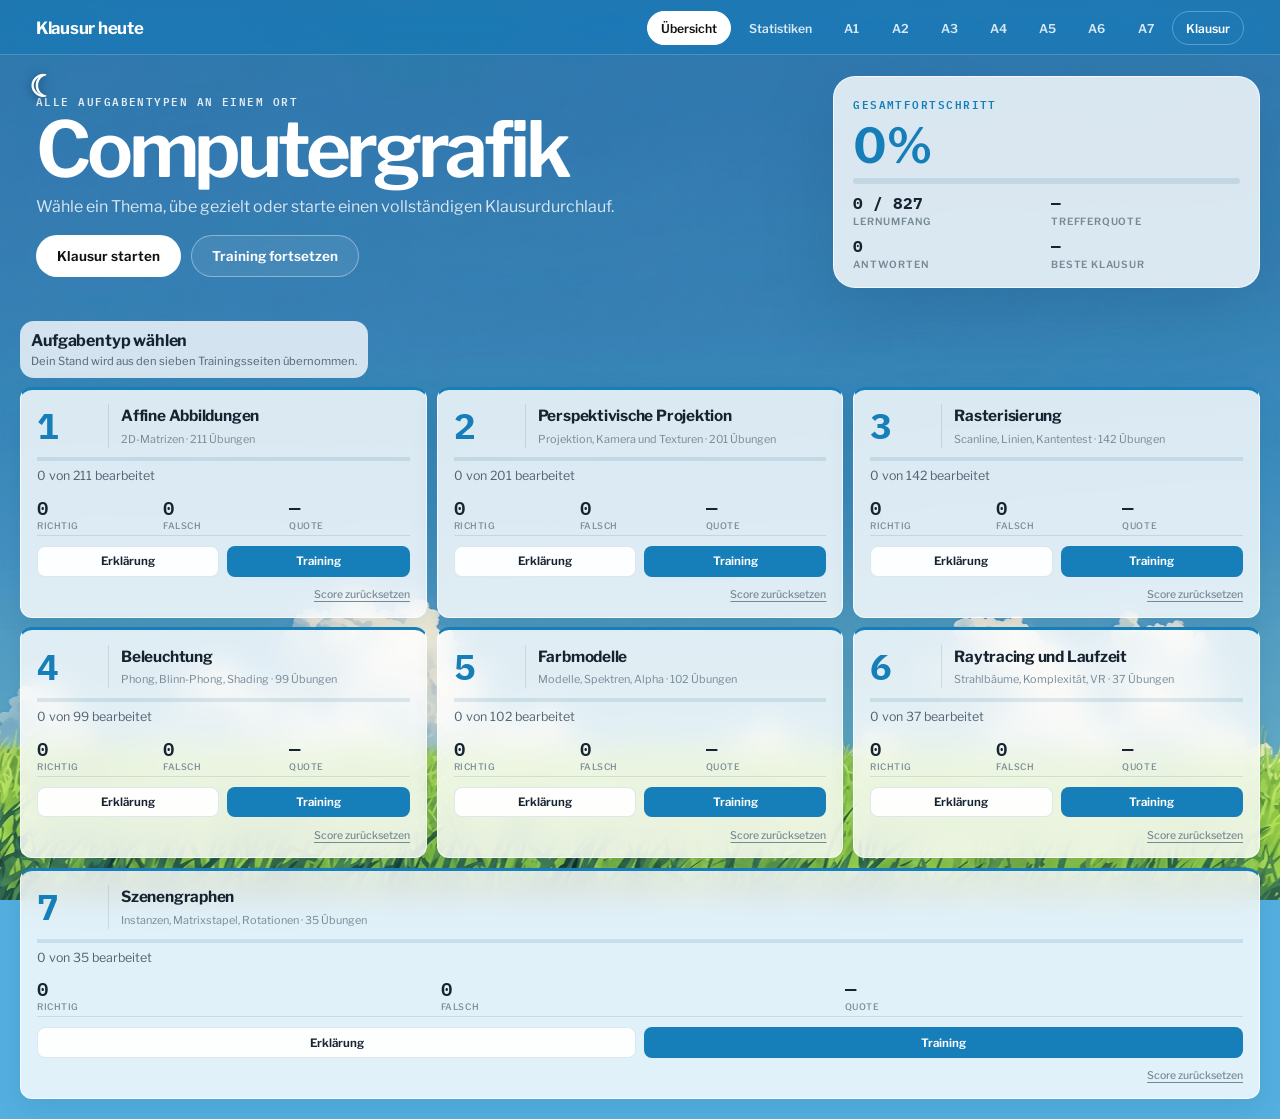
<file: index.html>
<!doctype html>
<html lang="de">
<head>
<meta charset="utf-8">
<meta name="viewport" content="width=device-width, initial-scale=1">
<title>Computergrafik Lernportal</title>
<meta name="description" content="Erklärungen, Training und Klausurmodus für die Computergrafik-Klausur.">
<link rel="preconnect" href="https://fonts.googleapis.com">
<link rel="preconnect" href="https://fonts.gstatic.com" crossorigin>
<link rel="stylesheet" href="https://fonts.googleapis.com/css2?family=Libre+Franklin:wght@500;600;700;800&family=Source+Serif+4:opsz,wght@8..60,400;8..60,600&family=IBM+Plex+Mono:wght@400;500;600&display=swap">
<style>
  :root {
    --paper:#f7f8fb; --surface:#fff; --ink:#16203a; --ink-2:#56617a; --ink-3:#8490a8;
    --blue:#1e3fae; --blue-2:#3157d5; --blue-soft:#e8ecfa; --rule:#e1e5ed;
    --good:#16894c; --good-soft:#e7f5ed; --red:#c7362b; --red-soft:#fbeceb;
    --amber:#b8791c; --shadow:0 14px 40px rgba(22,32,58,.08);
  }
  @media (prefers-color-scheme: dark) {
    :root { --paper:#0f131b; --surface:#171c27; --ink:#e8ecf4; --ink-2:#a7b1c5;
      --ink-3:#737e95; --blue:#8aa4ff; --blue-2:#a7b8ff; --blue-soft:#1b2440;
      --rule:#293141; --good:#54d28e; --good-soft:#142d23; --red:#ff8e7e;
      --red-soft:#3a1c1c; --amber:#e0a93b; --shadow:0 18px 50px rgba(0,0,0,.28); }
  }
  * { box-sizing:border-box; }
  [hidden] { display:none !important; }
  html { scroll-behavior:smooth; }
  html, body { overflow-x:hidden; width:100%; max-width:100vw; }
  body { margin:0; background:var(--paper); color:var(--ink); font-family:"Source Serif 4",Georgia,serif;
    font-size:17px; line-height:1.55; -webkit-font-smoothing:antialiased; }
  button { font:inherit; }
  .mono { font-family:"IBM Plex Mono",ui-monospace,monospace; }

  .topbar { position:sticky; top:0; z-index:50; width:100%; max-width:100vw; background:color-mix(in srgb,var(--paper) 94%,transparent);
    backdrop-filter:blur(14px); -webkit-backdrop-filter:blur(14px); border-bottom:1px solid var(--rule); }
  .toprow { max-width:78rem; margin:0 auto; padding:.7rem 1.25rem .55rem; display:flex; align-items:center; gap:1rem; width:100%; box-sizing:border-box; }
  .brand { display:flex; align-items:center; gap:.7rem; min-width:max-content; }
  .brandtext { display:block; line-height:1; }
  .brandtext span { color:var(--ink-3); font:700 1.05rem "Libre Franklin",Arial,sans-serif; letter-spacing:-.015em; white-space:nowrap; }
  .navscroll { overflow-x:auto; -webkit-overflow-scrolling:touch; scrollbar-width:none; margin-left:auto; max-width:100%; }
  .navscroll::-webkit-scrollbar { display:none; }
  .nav { display:flex; gap:.25rem; min-width:max-content; }
  .nav button { border:1px solid transparent; background:transparent; color:var(--ink-2); border-radius:6px;
    padding:.48rem .68rem; cursor:pointer; font:600 .76rem "Libre Franklin",Arial,sans-serif; white-space:nowrap; touch-action:manipulation; }
  .nav button:hover { background:var(--blue-soft); color:var(--blue); }
  .nav button[aria-current="page"] { color:var(--blue); border-color:color-mix(in srgb,var(--blue) 35%,var(--rule)); background:var(--blue-soft); }
  .nav .examnav { color:var(--amber); }
  .floating-controls { position:fixed; top:3.75rem; left:1rem; z-index:45; display:flex; align-items:center; gap:.3rem; }
  .floating-control { width:3.3rem; height:3.3rem; display:grid; place-items:center; padding:0; border:0;
    color:#fff; background:transparent; cursor:pointer; font:700 1.86rem/1 "Libre Franklin",Arial,sans-serif;
    text-shadow:0 2px 10px rgba(7,37,57,.55); transition:transform .15s,color .15s; touch-action:manipulation; }
  .floating-control:hover { color:#e2f5ff; transform:scale(1.12); }
  .floating-control:focus-visible { border-radius:999px; }

  main { max-width:78rem; margin:0 auto; padding:2rem 1.25rem 4rem; }
  .eyebrow { color:var(--blue); font:600 .7rem "IBM Plex Mono",monospace; letter-spacing:.13em; text-transform:uppercase; }
  h1,h2,h3 { font-family:"Libre Franklin",Arial,sans-serif; }
  h1 { margin:.25rem 0 .65rem; font-size:clamp(2rem,5vw,3.25rem); line-height:1.04; letter-spacing:-.035em; }
  h2 { margin:0; font-size:1.2rem; letter-spacing:-.01em; }
  h3 { margin:0; font-size:1rem; }
  p { margin:0; }
  .muted { color:var(--ink-2); }
  .small { font-size:.86rem; }
  .btn { border:1px solid transparent; border-radius:5px; padding:.62rem 1rem; cursor:pointer;
    font:650 .84rem "Libre Franklin",Arial,sans-serif; }
  .btn.primary { background:var(--blue); color:#fff; }
  .btn.primary:hover { background:var(--blue-2); }
  .btn.secondary { background:var(--surface); color:var(--ink); border-color:var(--rule); }
  .btn.secondary:hover { border-color:var(--blue); color:var(--blue); }
  .btn.danger { background:transparent; color:var(--red); border-color:var(--rule); }
  :focus-visible { outline:2px solid var(--blue); outline-offset:2px; }

  .intro { display:grid; grid-template-columns:minmax(0,1.45fr) minmax(17rem,.55fr); gap:1.25rem; align-items:stretch; }
  .introcopy { background:var(--surface); border:1px solid var(--rule); border-radius:10px; padding:1.65rem 1.75rem;
    box-shadow:var(--shadow); display:flex; flex-direction:column; justify-content:center; }
  .introcopy p { max-width:45rem; color:var(--ink-2); font-size:1.04rem; }
  .introactions { display:flex; gap:.6rem; flex-wrap:wrap; margin-top:1.25rem; }
  .overall { border:1px solid color-mix(in srgb,var(--blue) 28%,var(--rule)); border-radius:10px; padding:1.25rem;
    background:linear-gradient(145deg,var(--blue-soft),var(--surface)); display:flex; flex-direction:column; gap:.9rem; }
  .overallnum { font:800 clamp(2.4rem,7vw,4rem) "Libre Franklin",Arial,sans-serif; line-height:1; color:var(--blue); }
  .overallrow { display:grid; grid-template-columns:1fr 1fr; gap:.6rem; }
  .metric { display:flex; flex-direction:column; gap:.1rem; }
  .metric strong { font:650 1rem "IBM Plex Mono",monospace; }
  .metric span { color:var(--ink-3); font:600 .62rem "Libre Franklin",Arial,sans-serif; letter-spacing:.08em; text-transform:uppercase; }

  .sectionhead { margin:2rem 0 .9rem; display:flex; align-items:end; justify-content:space-between; gap:1rem; }
  .cards { display:grid; grid-template-columns:repeat(3,minmax(0,1fr)); gap:.85rem; }
  @media (min-width: 52rem) { .cards > :last-child:nth-child(3n+1) { grid-column:1 / -1; } }
  .topiccard { background:var(--surface); border:1px solid var(--rule); border-radius:8px; padding:1rem;
    display:flex; flex-direction:column; gap:.8rem; min-height:13rem; transition:transform .15s,border-color .15s,box-shadow .15s; }
  .topiccard:hover { transform:translateY(-2px); border-color:color-mix(in srgb,var(--blue) 40%,var(--rule)); box-shadow:var(--shadow); }
  .cardtop { display:flex; align-items:flex-start; gap:.7rem; }
  .tasknum { width:2rem; height:2rem; flex:0 0 auto; display:grid; place-items:center; border-radius:6px;
    color:var(--blue); background:var(--blue-soft); font:700 .8rem "IBM Plex Mono",monospace; }
  .cardtitle p { color:var(--ink-3); font-size:.76rem; margin-top:.12rem; }
  .bar { height:6px; background:var(--rule); border-radius:99px; overflow:hidden; }
  .bar > i { display:block; height:100%; width:0; border-radius:inherit; background:var(--blue); transition:width .35s ease; }
  .cardstats { display:grid; grid-template-columns:repeat(3,1fr); gap:.35rem; }
  .cardstats div { display:flex; flex-direction:column; }
  .cardstats strong { font:600 .88rem "IBM Plex Mono",monospace; }
  .cardstats span { color:var(--ink-3); font:500 .58rem "Libre Franklin",Arial,sans-serif; text-transform:uppercase; letter-spacing:.06em; }
  .cardactions { display:flex; gap:.4rem; margin-top:auto; }
  .cardactions .btn { padding:.45rem .65rem; font-size:.74rem; flex:1; }
  .cardreset { display:flex; justify-content:flex-end; margin-top:-.35rem; }
  .reset-topic { border:0; background:transparent; color:var(--ink-3); padding:.2rem 0; cursor:pointer;
    font:500 .68rem "Libre Franklin",Arial,sans-serif; text-decoration:underline; text-underline-offset:3px; }
  .reset-topic:hover { color:var(--red); }

  .statshero { padding:1.7rem; border-radius:20px; color:#fff; background:rgba(20,112,166,.42);
    border:0; backdrop-filter:blur(14px); box-shadow:var(--shadow); }
  .statshero h1 { margin:.3rem 0 .45rem; font-size:clamp(2rem,5vw,3.5rem); }
  .statshero p { max-width:48rem; color:rgba(255,255,255,.84); }
  .statsfacts { display:grid; grid-template-columns:repeat(5,1fr); margin-top:1.25rem; overflow:hidden;
    border:1px solid rgba(255,255,255,.25); border-radius:13px; background:rgba(13,76,113,.22); }
  .statsfact { padding:.8rem 1rem; border-right:1px solid rgba(255,255,255,.2); }
  .statsfact:last-child { border-right:0; }
  .statsfact span { display:block; color:rgba(255,255,255,.7); font:600 .58rem "Libre Franklin",Arial,sans-serif;
    letter-spacing:.09em; text-transform:uppercase; }
  .statsfact strong { display:block; margin-top:.2rem; font:700 1rem "IBM Plex Mono",monospace; }
  .statsgrid { display:grid; grid-template-columns:minmax(0,1.2fr) minmax(18rem,.8fr); gap:.8rem; margin-top:.8rem; }
  .statpanel { padding:1.05rem 1.15rem; border:1px solid rgba(255,255,255,.72); border-radius:18px;
    background:rgba(255,255,255,.82); backdrop-filter:blur(14px); box-shadow:var(--shadow); }
  .statpanel h2 { margin-bottom:.25rem; }
  .statpanel > p { margin-bottom:.85rem; }
  .freqlist { display:flex; flex-direction:column; gap:.57rem; }
  .freqrow { display:grid; grid-template-columns:minmax(9rem,1.2fr) minmax(8rem,1fr) 4.2rem; gap:.7rem; align-items:center; }
  .freqlabel strong { display:block; font-size:.79rem; }
  .freqlabel span { display:block; margin-top:.08rem; color:var(--ink-3); font-size:.62rem; }
  .freqbar { height:9px; overflow:hidden; border-radius:99px; background:rgba(21,88,124,.12); }
  .freqbar i { display:block; height:100%; border-radius:inherit; background:linear-gradient(90deg,var(--blue),#55b7dc); }
  .freqvalue { text-align:right; color:var(--blue-2); font:700 .72rem "IBM Plex Mono",monospace; }
  .personalstats { display:grid; grid-template-columns:repeat(2,1fr); gap:.55rem; margin-top:.75rem; }
  .personalmetric { padding:.75rem; border-radius:12px; background:var(--blue-soft); }
  .personalmetric strong { display:block; color:var(--blue); font:750 1.35rem "Libre Franklin",Arial,sans-serif; }
  .personalmetric span { color:var(--ink-3); font-size:.62rem; text-transform:uppercase; letter-spacing:.06em; }
  .insightlist { display:flex; flex-direction:column; gap:.55rem; margin-top:.8rem; }
  .insight { padding:.62rem .7rem; border-left:3px solid var(--blue); border-radius:0 9px 9px 0; background:var(--blue-soft); font-size:.76rem; }
  .historypanel { margin-top:.8rem; }
  .statstablewrap { overflow-x:auto; }
  .statstable { width:100%; border-collapse:collapse; margin-top:.65rem; font-size:.78rem; }
  .statstable th,.statstable td { padding:.58rem .65rem; border-bottom:1px solid var(--rule); text-align:center; }
  .statstable th { color:var(--ink-3); font-size:.62rem; letter-spacing:.07em; text-transform:uppercase; }
  .statstable th:first-child,.statstable td:first-child { text-align:left; }
  .statstable td:first-child { font-weight:650; }
  .statstable .always td:first-child::after { content:"5/5"; display:inline-block; margin-left:.45rem; padding:.12rem .35rem;
    border-radius:99px; color:var(--good); background:var(--good-soft); font:650 .55rem "IBM Plex Mono",monospace; }
  .statstable .miss { color:var(--ink-3); }

  .viewhead { display:flex; align-items:center; justify-content:space-between; gap:1rem; margin-bottom:1rem; }
  .viewtitle { display:flex; align-items:center; gap:.75rem; }
  .viewtitle .tasknum { width:2.35rem; height:2.35rem; }
  .viewactions { display:flex; gap:.45rem; }
  .lessonframe { width:100%; height:calc(100vh - 10.5rem); min-height:38rem; border:1px solid var(--rule);
    border-radius:8px; background:var(--surface); box-shadow:var(--shadow); }

  .examstart { max-width:58rem; margin:1rem auto 0; display:grid; grid-template-columns:1fr 16rem; gap:1rem; }
  .exampanel { background:var(--surface); border:1px solid var(--rule); border-radius:9px; padding:1.4rem; }
  .examstart h1 { font-size:2.3rem; }
  .examfacts { display:flex; flex-direction:column; gap:.65rem; }
  .examfact { display:flex; justify-content:space-between; gap:1rem; padding-bottom:.6rem; border-bottom:1px solid var(--rule); }
  .examfact:last-child { border-bottom:0; padding-bottom:0; }
  .examfact span { color:var(--ink-2); }
  .examfact strong { font:600 .85rem "IBM Plex Mono",monospace; }
  .examtopics { display:grid; grid-template-columns:repeat(2,1fr); gap:.45rem; margin:1rem 0 1.2rem; }
  .examtopics span { padding:.45rem .55rem; border-radius:4px; background:var(--paper); font-size:.83rem; }

  .examtop { display:grid; grid-template-columns:auto 1fr auto; gap:1rem; align-items:center; margin-bottom:.8rem; }
  .timer { font:700 1.15rem "IBM Plex Mono",monospace; color:var(--blue); }
  .timer.low { color:var(--red); }
  .examsteps { display:grid; grid-template-columns:repeat(6,1fr); gap:.3rem; }
  .examstep { height:5px; background:var(--rule); border-radius:99px; }
  .examstep.current { background:var(--blue); }
  .examstep.right { background:var(--good); }
  .examstep.wrong { background:var(--red); }
  .examlabel { font:600 .72rem "IBM Plex Mono",monospace; color:var(--ink-2); white-space:nowrap; }
  .examframe { width:100%; height:calc(100vh - 15.5rem); min-height:31rem; border:1px solid var(--rule);
    border-radius:8px; background:var(--surface); }
  .examfooter { display:flex; align-items:center; justify-content:space-between; gap:1rem; margin-top:.75rem;
    padding:.75rem 1rem; background:var(--surface); border:1px solid var(--rule); border-radius:7px; }
  .examfeedback { font:600 .86rem "Libre Franklin",Arial,sans-serif; }
  .examfeedback.right { color:var(--good); }
  .examfeedback.wrong { color:var(--red); }
  .resultgrid { display:grid; grid-template-columns:repeat(6,1fr); gap:.55rem; margin:1.2rem 0; }
  .resultitem { border:1px solid var(--rule); border-radius:6px; padding:.7rem .5rem; text-align:center; }
  .resultitem strong { display:block; font:700 .88rem "IBM Plex Mono",monospace; }
  .resultitem span { font-size:.71rem; color:var(--ink-3); }
  .resultitem.right { border-color:var(--good); background:var(--good-soft); }
  .resultitem.wrong { border-color:var(--red); background:var(--red-soft); }
  .empty { color:var(--ink-3); font-size:.85rem; }
  .probes { position:absolute; width:0; height:0; overflow:hidden; pointer-events:none; }
  .probes iframe { width:1px; height:1px; border:0; }

  @media (max-width:58rem) {
    .intro { grid-template-columns:1fr; }
    .examstart { grid-template-columns:1fr; }
    .statsgrid { grid-template-columns:1fr; }
  }

  /* Himmel-Design, inspiriert von der bereitgestellten Referenz */
  :root {
    color-scheme:light;
    --paper:#eaf7fd; --surface:rgba(255,255,255,.94); --ink:#172331; --ink-2:#536372;
    --ink-3:#788996; --blue:#167eb8; --blue-2:#0d6fa9; --blue-soft:#e4f4fc;
    --rule:rgba(26,92,126,.14); --good:#238f57; --good-soft:#e9f7ef;
    --red:#c94a3c; --red-soft:#fdecea; --amber:#a96a17;
    --shadow:0 22px 60px rgba(18,72,101,.16);
  }
  body {
    min-height:100vh;
    background-color:#54afe0;
    background-image:linear-gradient(rgba(17,116,174,.08),rgba(29,133,188,.02)),url("assets/background.jpg");
    background-position:center bottom;
    background-size:cover;
    background-repeat:no-repeat;
    background-attachment:fixed;
    font-family:"Libre Franklin",Arial,sans-serif;
  }
  .topbar {
    background:rgba(22,118,174,.46);
    border-bottom-color:rgba(255,255,255,.2);
    backdrop-filter:blur(18px) saturate(120%);
  }
  .brandtext span { color:#fff; }
  .nav button { color:rgba(255,255,255,.84); border-radius:999px; padding:.52rem .82rem; }
  .nav button:hover { color:#fff; background:rgba(255,255,255,.14); }
  .nav button[aria-current="page"] { color:#111; background:#fff; border-color:#fff; }
  .nav .examnav { color:#fff; border-color:rgba(255,255,255,.28); }
  main { padding-top:0; }
  .intro { grid-template-columns:1fr; gap:1rem; }
  .introcopy {
    min-height:29rem;
    align-items:center;
    text-align:center;
    padding:5.5rem 1.5rem 3.4rem;
    color:#fff;
    background:transparent;
    border:0;
    box-shadow:none;
  }
  .introcopy .eyebrow { color:rgba(255,255,255,.86); }
  .introcopy h1 { max-width:55rem; color:#fff; font-size:clamp(3rem,7vw,5.6rem); font-weight:650; letter-spacing:-.055em; }
  .introcopy p { color:rgba(255,255,255,.82); max-width:42rem; font-size:1.08rem; }
  .introcopy .btn.primary { background:#fff; color:#111; border-radius:999px; padding:.75rem 1.25rem; }
  .introcopy .btn.primary:hover { background:#eef8fd; }
  .introcopy .btn.secondary { color:#fff; background:rgba(255,255,255,.08); border-color:rgba(255,255,255,.38); border-radius:999px; padding:.75rem 1.25rem; }
  .introcopy .btn.secondary:hover { background:rgba(255,255,255,.16); border-color:#fff; }
  .overall {
    width:min(100%,46rem);
    justify-self:center;
    margin-top:-3.2rem;
    padding:1.3rem 1.45rem;
    border:1px solid rgba(255,255,255,.72);
    border-radius:22px;
    background:rgba(255,255,255,.82);
    backdrop-filter:blur(16px);
    box-shadow:0 26px 70px rgba(15,72,104,.22);
  }
  .overallnum { font-weight:650; }
  .topiccard,.exampanel,.examfooter {
    border-color:rgba(255,255,255,.7);
    background:rgba(255,255,255,.82);
    backdrop-filter:blur(14px);
    box-shadow:var(--shadow);
  }
  .lessonframe,.examframe {
    border-color:rgba(255,255,255,.68);
    background:rgba(255,255,255,.68);
    backdrop-filter:blur(18px) saturate(115%);
    box-shadow:var(--shadow);
  }
  .topiccard { border-radius:18px; padding:1.15rem; }
  .topiccard:hover { border-color:rgba(255,255,255,.95); box-shadow:0 28px 70px rgba(18,72,101,.22); }
  .tasknum { border-radius:999px; }
  .bar { background:rgba(21,88,124,.12); }
  .btn { border-radius:999px; }
  .lessonframe,.examframe { border-radius:20px; }
  .examstart { padding-top:2rem; }
  .exampanel { border-radius:22px; }
  .examfooter { border-radius:16px; }
  .sectionhead > div { padding:.65rem .9rem; border-radius:14px; background:rgba(255,255,255,.78); backdrop-filter:blur(10px); }
  #lesson,#exam { padding-top:1.25rem; }
  .viewhead,.examtop { padding:.8rem 1rem; border-radius:16px; background:rgba(255,255,255,.9); backdrop-filter:blur(12px); box-shadow:var(--shadow); }
  @media (max-width:58rem) {
    .introcopy { min-height:24rem; padding-top:4rem; }
  }
  @media (max-width:38rem) {
    body { background-attachment:scroll; background-size:auto 100vh; }
    .introcopy { min-height:23rem; padding:3.4rem .5rem 2.8rem; }
    .introcopy h1 { font-size:clamp(2.5rem,14vw,4rem); }
    .overall { margin-top:-2.3rem; border-radius:18px; }
  }

  /* Kompakte Übersicht: alle Lernbereiche passen auf einen Desktop-Bildschirm. */
  main { max-width:88rem; padding-bottom:1.25rem; }
  .intro {
    grid-template-columns:minmax(0,1.3fr) minmax(19rem,.7fr);
    gap:1.25rem;
    align-items:center;
    min-height:15rem;
  }
  .introcopy {
    min-height:0;
    align-items:flex-start;
    text-align:left;
    padding:2.3rem 1rem 2rem;
  }
  .introcopy h1 { font-size:clamp(3.2rem,6vw,5rem); line-height:.95; margin:.2rem 0 .5rem; }
  .introcopy p { max-width:38rem; font-size:1rem; }
  .introactions { margin-top:1rem; }
  .overall {
    width:100%;
    margin-top:0;
    padding:1.05rem 1.2rem;
    gap:.55rem;
    justify-self:stretch;
  }
  .overallnum { font-size:3rem; }
  .sectionhead { margin:.75rem 0 .55rem; }
  .sectionhead > div { padding:.45rem .7rem; }
  .sectionhead h2 { font-size:1rem; }
  .sectionhead p { font-size:.7rem; }
  .cards { gap:.6rem; }
  .topiccard { min-height:9.6rem; padding:.75rem; gap:.48rem; border-radius:15px; }
  .cardtop { gap:.5rem; }
  .tasknum { width:1.65rem; height:1.65rem; font-size:.7rem; }
  .cardtitle h3 { font-size:.86rem; }
  .cardtitle p { font-size:.66rem; }
  .cardstats strong { font-size:.76rem; }
  .cardstats span { font-size:.52rem; }
  .cardactions .btn { padding:.35rem .5rem; font-size:.68rem; }
  .cardreset { margin-top:-.2rem; }
  .reset-topic { font-size:.61rem; }

  @media (max-width:58rem) {
    .intro { grid-template-columns:1fr; min-height:0; }
    .introcopy { min-height:15rem; align-items:center; text-align:center; padding:2.5rem .75rem 2rem; }
    .overall { max-width:46rem; justify-self:center; }
  }
  @media (max-width:38rem) {
    main { padding-bottom:2rem; }
    .introcopy { min-height:16rem; padding:2.5rem .5rem 1.75rem; }
    .introcopy h1 { font-size:clamp(2.5rem,14vw,4rem); }
    .overall { margin-top:0; }
  }

  html[data-theme="dark"] {
    color-scheme:dark;
    --paper:#111111; --surface:#1c1b1a; --ink:#f1eeea; --ink-2:#c3bdb5; --ink-3:#9b9389;
    --blue:#e6bc60; --blue-2:#f3d38a; --blue-soft:#30291d; --rule:rgba(196,183,163,.15);
    --good:#65d49a; --good-soft:#153629; --red:#ee8275; --red-soft:#3a211f; --amber:#e6bc60;
    --shadow:0 24px 64px rgba(0,0,0,.36);
  }
  html[data-theme="dark"] body {
    background-color:#111111;
    background-image:linear-gradient(rgba(14,12,11,.12),rgba(20,17,14,.2)),url("assets/background-night.png");
  }
  html[data-theme="dark"] .topbar { background:rgba(20,19,18,.68); border-bottom-color:rgba(196,183,163,.18); }
  html[data-theme="dark"] .nav button { color:rgba(239,233,223,.78); }
  html[data-theme="dark"] .nav button:hover { color:#fff; background:rgba(230,188,96,.14); }
  html[data-theme="dark"] .nav button[aria-current="page"] { color:#171511; background:#e6bc60; border-color:#e6bc60; }
  html[data-theme="dark"] .theme-toggle { color:#f4d98b; }
  html[data-theme="dark"] .btn.primary { color:#171511; }
  html[data-theme="dark"] .freqbar i { background:linear-gradient(90deg,#b95a4c,var(--blue)); }
  html[data-theme="dark"] .introcopy .btn.primary { color:#f1eeea; background:#a84439; }
  html[data-theme="dark"] .introcopy .btn.primary:hover { background:#b14b40; }
  html[data-theme="dark"] .introcopy .btn.secondary { color:#f1eeea; background:rgba(22,20,18,.34); border-color:rgba(215,201,180,.28); }
  html[data-theme="dark"] .overall,
  html[data-theme="dark"] .topiccard,
  html[data-theme="dark"] .statpanel,
  html[data-theme="dark"] .exampanel,
  html[data-theme="dark"] .examfooter {
    color:var(--ink); background:rgba(25,24,23,.84); border-color:rgba(196,183,163,.16); box-shadow:var(--shadow);
  }
  html[data-theme="dark"] .lessonframe,
  html[data-theme="dark"] .examframe {
    color:var(--ink); background:rgba(22,21,20,.88); border-color:rgba(196,183,163,.16); box-shadow:var(--shadow);
    backdrop-filter:blur(18px) saturate(115%);
  }
  html[data-theme="dark"] .overall { background:linear-gradient(145deg,rgba(46,38,29,.88),rgba(25,24,23,.84)); }
  html[data-theme="dark"] .sectionhead > div,
  html[data-theme="dark"] .viewhead,
  html[data-theme="dark"] .examtop { color:var(--ink); background:rgba(25,24,23,.9); border-color:rgba(196,183,163,.15); }
  html[data-theme="dark"] .statshero { background:rgba(25,23,21,.68); border:0; }
  html[data-theme="dark"] .statsfacts { background:rgba(12,11,10,.3); border-color:rgba(205,189,165,.16); }
  html[data-theme="dark"] .personalmetric,
  html[data-theme="dark"] .insight { background:#302a22; }
  html[data-theme="dark"] .bar,
  html[data-theme="dark"] .freqbar { background:rgba(205,189,165,.13); }
  html[data-theme="dark"] .btn.secondary { color:var(--ink); background:#292623; border-color:rgba(196,183,163,.18); }
  html[data-theme="dark"] .btn.secondary:hover { color:var(--blue-2); border-color:var(--blue); }
  html[data-theme="dark"] .statstable th,
  html[data-theme="dark"] .statstable td { border-bottom-color:rgba(196,183,163,.13); }

  .viewhead {
    padding:1.1rem 1.35rem;
    border:1px solid rgba(255,255,255,.3);
    border-radius:20px;
    color:#fff;
    background:rgba(20,112,166,.42);
    backdrop-filter:blur(14px);
    box-shadow:var(--shadow);
  }
  .viewhead .muted { color:rgba(255,255,255,.76); }
  .viewhead .tasknum {
    width:auto;
    height:auto;
    min-width:2.8rem;
    color:#fff;
    background:transparent;
    font-size:2.65rem;
    font-weight:800;
    line-height:1;
    letter-spacing:-.08em;
  }
  .viewhead .btn.secondary { color:#fff; background:rgba(255,255,255,.09); border-color:rgba(255,255,255,.3); }
  .viewhead .btn.secondary:hover { color:#fff; background:rgba(255,255,255,.17); border-color:rgba(255,255,255,.55); }
  .viewhead .btn.primary { color:#0b6698; background:#fff; }
  .viewhead .btn.primary:hover { color:#084f79; background:#eaf7fd; }
  html[data-theme="dark"] .viewhead { border:1px solid rgba(205,189,165,.2); background:rgba(25,23,21,.68); }
  html[data-theme="dark"] .viewhead .btn.primary { color:#171511; background:#e6bc60; }
  .lessonframe,.examframe { display:block; height:20rem; min-height:0; transition:height .18s ease; }

  .topiccard {
    min-height:11rem;
    padding:.9rem 1rem .8rem;
    gap:.62rem;
    border:1px solid rgba(255,255,255,.76);
    border-top:3px solid var(--blue);
    border-radius:12px;
    box-shadow:0 8px 24px rgba(18,72,101,.12);
  }
  .topiccard:hover { transform:none; border-color:rgba(255,255,255,.94); border-top-color:var(--blue); box-shadow:0 12px 30px rgba(18,72,101,.18); }
  .topiccard .cardtop { display:grid; grid-template-columns:3.7rem minmax(0,1fr); align-items:center; gap:.75rem; }
  .topiccard .cardindex {
    width:auto;
    height:auto;
    display:block;
    color:var(--blue);
    background:transparent;
    font:700 2.25rem/1 "IBM Plex Mono",monospace;
    letter-spacing:-.08em;
  }
  .topiccard .cardtitle { padding-left:.75rem; border-left:1px solid var(--rule); }
  .topiccard .cardtitle h3 { font-size:.96rem; letter-spacing:-.015em; }
  .topiccard .cardtitle p { margin-top:.18rem; font-size:.68rem; }
  .topiccard .small { font-size:.78rem; }
  .topiccard .bar { height:4px; border-radius:0; }
  .topiccard .bar > i { border-radius:0; }
  .topiccard .cardstats { padding:.15rem 0 .25rem; border-bottom:1px solid var(--rule); }
  .topiccard .cardstats strong { font-size:1.2rem; line-height:1.05; }
  .topiccard .cardstats span { margin-top:.12rem; font-size:.56rem; }
  .topiccard .cardactions { gap:.5rem; }
  .topiccard .cardactions .btn { padding:.46rem .65rem; border-radius:8px; font-size:.72rem; }
  .topiccard .cardreset { margin-top:-.12rem; }
  .topiccard .reset-topic { font-size:.66rem; }
  html[data-theme="dark"] .topiccard { border-color:rgba(196,183,163,.16); border-top-color:var(--blue); box-shadow:0 10px 28px rgba(0,0,0,.25); }

  /* ==========================================================================
     Mobile & Tablet Optimierungen (<= 58rem / <= 48rem / <= 38rem)
     ========================================================================== */
  @media (max-width: 58rem) {
    .topbar { width: 100%; max-width: 100vw; overflow-x: clip; }
    .toprow {
      display: flex;
      flex-direction: column;
      align-items: stretch;
      gap: .4rem;
      padding: .45rem .75rem .45rem;
      width: 100%;
      max-width: 100vw;
      box-sizing: border-box;
    }
    .brand {
      padding-right: 5.8rem; /* Platz für fixierte Buttons oben rechts */
      max-width: 100%;
      box-sizing: border-box;
      min-width: 0;
    }
    .brandtext span {
      font-size: .88rem;
      white-space: nowrap;
      overflow: hidden;
      text-overflow: ellipsis;
      display: block;
    }
    .navscroll {
      width: 100%;
      max-width: 100%;
      margin-left: 0;
      overflow-x: auto;
      -webkit-overflow-scrolling: touch;
      padding-bottom: 2px;
      mask-image: linear-gradient(to right, black 88%, transparent 100%);
      -webkit-mask-image: linear-gradient(to right, black 88%, transparent 100%);
    }
    .nav { min-width: max-content; gap: .3rem; }
    .nav button {
      min-height: 40px;
      padding: .46rem .75rem;
      font-size: .78rem;
    }

    /* Auf mobilen Displays docken Theme- und Zurück-Buttons in der Header-Leiste rechts */
    .floating-controls {
      position: fixed !important;
      top: .32rem !important;
      right: .65rem !important;
      left: auto !important;
      z-index: 60 !important;
      display: flex !important;
      align-items: center !important;
      gap: .35rem !important;
    }
    .floating-control {
      width: 2.35rem !important;
      height: 2.35rem !important;
      min-width: 42px !important;
      min-height: 42px !important;
      display: flex !important;
      align-items: center !important;
      justify-content: center !important;
      padding: 0 !important;
      border: 1px solid rgba(255,255,255,.32) !important;
      border-radius: 999px !important;
      color: #fff !important;
      background: rgba(255,255,255,.2) !important;
      backdrop-filter: blur(10px) !important;
      -webkit-backdrop-filter: blur(10px) !important;
      cursor: pointer !important;
      font: 700 1.25rem/1 "Libre Franklin",Arial,sans-serif !important;
      text-shadow: none !important;
      box-shadow: 0 2px 8px rgba(0,0,0,.15) !important;
      touch-action: manipulation !important;
    }
    .floating-control:hover { transform: scale(1.05) !important; }
    .floating-control:active { transform: scale(0.92) !important; }
    .floating-control[hidden] { display: none !important; }
    html[data-theme="dark"] .floating-control {
      color: #f1eeea !important;
      background: rgba(28, 26, 24, 0.75) !important;
      border-color: rgba(205, 189, 165, 0.3) !important;
      box-shadow: 0 2px 8px rgba(0,0,0,.35) !important;
    }
  }

  @media (max-width: 48rem) {
    main {
      padding: .75rem .65rem 2.5rem;
      max-width: 100vw;
      box-sizing: border-box;
    }
    .intro {
      grid-template-columns: 1fr;
      gap: .85rem;
      min-height: 0;
    }
    .introcopy {
      padding: 1.6rem .75rem 1.4rem;
      align-items: center;
      text-align: center;
      min-height: 0;
    }
    .introcopy h1 {
      font-size: clamp(2rem, 8.5vw, 3.2rem);
      line-height: 1;
      word-break: break-word;
      margin: .25rem 0 .5rem;
    }
    .introcopy p {
      font-size: .95rem;
      max-width: 100%;
    }
    .introactions {
      width: 100%;
      flex-direction: column;
      gap: .5rem;
      margin-top: 1rem;
    }
    .introactions .btn {
      width: 100%;
      min-height: 46px;
      padding: .75rem 1.25rem;
      font-size: .95rem;
      display: inline-flex;
      align-items: center;
      justify-content: center;
      touch-action: manipulation;
    }
    .overall {
      width: 100%;
      margin-top: 0;
      padding: 1.1rem;
      border-radius: 16px;
      box-sizing: border-box;
    }
    .overallnum {
      font-size: 2.6rem;
    }
    .overallrow {
      gap: .6rem;
    }
    .metric strong {
      font-size: 1.1rem;
    }
    .metric span {
      font-size: .62rem;
    }
    .sectionhead {
      margin: 1.25rem 0 .65rem;
    }
    .sectionhead > div {
      width: 100%;
    }
    .cards {
      grid-template-columns: 1fr !important;
      gap: .75rem;
    }
    .topiccard {
      min-height: auto;
      padding: 1rem;
      border-radius: 14px;
      gap: .65rem;
    }
    .topiccard .cardtop {
      grid-template-columns: 2.8rem minmax(0, 1fr);
      gap: .65rem;
    }
    .topiccard .cardindex {
      font-size: 1.85rem;
    }
    .topiccard .cardtitle h3 {
      font-size: 1.02rem;
    }
    .topiccard .cardtitle p {
      font-size: .74rem;
    }
    .topiccard .cardstats strong {
      font-size: 1.2rem;
    }
    .topiccard .cardstats span {
      font-size: .62rem;
    }
    .topiccard .cardactions {
      gap: .5rem;
      margin-top: .4rem;
    }
    .topiccard .cardactions .btn {
      min-height: 44px;
      padding: .6rem .8rem;
      font-size: .84rem;
      border-radius: 10px;
      display: inline-flex;
      align-items: center;
      justify-content: center;
      touch-action: manipulation;
    }
    .topiccard .cardreset {
      margin-top: .2rem;
    }
    .topiccard .reset-topic {
      font-size: .72rem;
      padding: .35rem .5rem;
      min-height: 36px;
      display: inline-flex;
      align-items: center;
    }

    /* Lektionsansicht */
    #lesson, #exam {
      padding-top: .4rem;
    }
    .viewhead {
      flex-direction: column !important;
      align-items: stretch !important;
      padding: .9rem 1rem !important;
      gap: .75rem !important;
      border-radius: 16px !important;
    }
    .viewtitle {
      gap: .65rem;
      align-items: center;
    }
    .viewhead .tasknum {
      font-size: 2.1rem;
      min-width: 2.2rem;
    }
    .viewhead h2 {
      font-size: 1.15rem;
      word-break: break-word;
      margin: 0;
    }
    .viewactions {
      width: 100%;
      display: flex;
      gap: .5rem;
    }
    .viewactions .btn {
      flex: 1;
      min-height: 44px;
      padding: .65rem .8rem;
      font-size: .88rem;
      border-radius: 10px;
      display: inline-flex;
      align-items: center;
      justify-content: center;
      touch-action: manipulation;
    }
    .lessonframe, .examframe {
      border-radius: 14px;
      width: 100%;
      max-width: 100%;
      box-sizing: border-box;
    }

    /* Klausuransicht */
    .examstart {
      grid-template-columns: 1fr;
      gap: .85rem;
      padding-top: .4rem;
    }
    .exampanel {
      padding: 1.1rem;
      border-radius: 16px;
    }
    .examstart h1 {
      font-size: 1.85rem;
    }
    .examtopics {
      grid-template-columns: 1fr;
      gap: .35rem;
    }
    .examtop {
      display: grid;
      grid-template-columns: 1fr auto;
      grid-template-rows: auto auto;
      gap: .4rem .6rem;
      align-items: center;
      padding: .75rem .85rem;
      border-radius: 14px;
    }
    .examlabel {
      grid-column: 1;
      grid-row: 1;
      white-space: normal;
      word-break: break-word;
      font-size: .78rem;
    }
    .timer {
      grid-column: 2;
      grid-row: 1;
      font-size: 1.15rem;
      text-align: right;
    }
    .examsteps {
      grid-column: 1 / -1;
      grid-row: 2;
      margin-top: .2rem;
    }
    .examfooter {
      flex-direction: column;
      align-items: stretch;
      gap: .75rem;
      padding: .85rem;
      border-radius: 14px;
    }
    .examfeedback {
      font-size: .84rem;
      text-align: center;
      line-height: 1.35;
    }
    .examfooter > div {
      display: flex;
      gap: .5rem;
      width: 100%;
    }
    .examfooter .btn {
      flex: 1;
      min-height: 44px;
      padding: .65rem .8rem;
      font-size: .86rem;
      border-radius: 10px;
      display: inline-flex;
      align-items: center;
      justify-content: center;
      touch-action: manipulation;
    }
    .resultgrid {
      grid-template-columns: repeat(2, 1fr);
      gap: .45rem;
    }

    /* Statistikansicht */
    .statshero {
      padding: 1.15rem;
      border-radius: 16px;
    }
    .statshero h1 {
      font-size: 1.85rem;
    }
    .statsfacts {
      grid-template-columns: repeat(2, 1fr);
      border-radius: 10px;
      margin-top: .9rem;
    }
    .statsfact {
      padding: .65rem .75rem;
    }
    .statsgrid {
      grid-template-columns: 1fr;
      gap: .75rem;
    }
    .statpanel {
      padding: .95rem;
      border-radius: 14px;
    }
    .freqrow {
      grid-template-columns: minmax(6.5rem, 1.2fr) minmax(3.5rem, 1fr) 2.8rem;
      gap: .4rem;
    }
    .freqlabel strong {
      font-size: .78rem;
      word-break: break-word;
    }
    .freqlabel span {
      font-size: .6rem;
    }
    .freqvalue {
      font-size: .7rem;
    }
    .personalstats {
      grid-template-columns: repeat(2, 1fr);
      gap: .45rem;
    }
    .statstablewrap {
      -webkit-overflow-scrolling: touch;
    }
  }

  @media (max-width: 38rem) {
    body {
      background-attachment: scroll;
      background-size: auto 100vh;
    }
    .statsfacts {
      grid-template-columns: 1fr 1fr;
    }
  }
</style>
<link rel="stylesheet" href="assets/landscape.css">
</head>
<body>

<div class="landscape" aria-hidden="true">
  <div class="landscape-scene">
    <div class="landscape-clouds">
      <i></i><i></i><i></i><i></i><i></i>
    </div>
    <div class="landscape-grass"></div>
  </div>
  <div class="landscape-insect" data-flying="false">
    <div class="landscape-insect-facing">
      <svg class="landscape-bee" viewBox="0 0 32 28" width="24" height="21">
        <g class="insect-wings" fill="#eef8fb" fill-opacity=".8" stroke="#a8cbd0" stroke-width=".7">
          <ellipse cx="13" cy="9" rx="4" ry="6" transform="rotate(-30 13 9)"/>
          <ellipse cx="19" cy="9" rx="3.5" ry="5.5" transform="rotate(25 19 9)"/>
        </g>
        <path d="M10 20l-2 3m8-2v3m5-4l2 3" fill="none" stroke="#403b29" stroke-width="1.2" stroke-linecap="round"/>
        <ellipse cx="15" cy="16" rx="9" ry="6" fill="#e8b94d"/>
        <path d="M11 11q-2 5 0 10m5-11q-2 6 0 12" fill="none" stroke="#51432e" stroke-width="3"/>
        <circle cx="24" cy="15" r="4" fill="#51432e"/>
        <circle cx="25.5" cy="14" r=".8" fill="#fff5cc"/>
        <path d="M24 11l1-3" stroke="#51432e" stroke-width="1" stroke-linecap="round"/>
      </svg>
      <svg class="landscape-firefly" viewBox="0 0 32 28" width="19" height="17">
        <g class="insect-wings" fill="#c5dbc2" fill-opacity=".35">
          <ellipse cx="15" cy="10" rx="3" ry="6" transform="rotate(-32 15 10)"/>
          <ellipse cx="20" cy="10" rx="3" ry="5" transform="rotate(28 20 10)"/>
        </g>
        <ellipse class="firefly-lantern" cx="12" cy="17" rx="5" ry="4" fill="#e3ef9a"/>
        <ellipse cx="18" cy="16" rx="5" ry="3.5" fill="#798765"/>
        <circle cx="23" cy="15" r="2.5" fill="#a4af80"/>
      </svg>
    </div>
  </div>
</div>

<header class="topbar">
  <div class="toprow">
    <div class="brand">
      <span class="brandtext"><span id="examCountdown">Tage bis zur Klausur</span></span>
    </div>
    <div class="navscroll">
      <nav class="nav" id="mainnav" aria-label="Aufgabentyp wählen"></nav>
    </div>
  </div>
</header>

<div class="floating-controls" aria-label="Seitennavigation und Darstellung">
  <button class="floating-control theme-toggle" id="themeToggle" type="button" aria-label="Darkmode einschalten" title="Darstellung wechseln">☾</button>
  <button class="floating-control back-control" id="backHome" type="button" aria-label="Zur Übersicht" title="Zur Übersicht" hidden>←</button>
</div>

<main>
  <section id="dashboard"></section>
  <section id="stats" hidden></section>
  <section id="lesson" hidden>
    <div class="viewhead">
      <div class="viewtitle"><span class="tasknum" id="lessonnum"></span><div><h2 id="lessontitle"></h2><p class="muted small" id="lessonsub"></p></div></div>
      <div class="viewactions">
        <button class="btn secondary" id="showexplain">Erklärung</button>
        <button class="btn primary" id="showtraining">Training</button>
      </div>
    </div>
    <iframe class="lessonframe" id="lessonframe" title="Lernseite" allowtransparency="true"></iframe>
  </section>
  <section id="exam" hidden></section>
</main>

<div class="probes" id="probes" aria-hidden="true"></div>

<script>
(function () {
  "use strict";

  var TOPICS = [
    { id:"affin", n:1, title:"Affine Abbildungen", short:"2D-Matrizen", file:"seiten/Affines-Matrixlabor.html", total:211 },
    { id:"projektion", n:2, title:"Perspektivische Projektion", short:"Projektion, Kamera und Texturen", file:"seiten/Projektionslabor.html", total:201 },
    { id:"raster", n:3, title:"Rasterisierung", short:"Scanline, Linien, Kantentest", file:"seiten/Rasterlabor.html", total:142 },
    { id:"phong", n:4, title:"Beleuchtung", short:"Phong, Blinn-Phong, Shading", file:"seiten/Phonglabor.html", total:99 },
    { id:"farbe", n:5, title:"Farbmodelle", short:"Modelle, Spektren, Alpha", file:"seiten/Farblabor.html", total:102 },
    { id:"strahlen", n:6, title:"Raytracing und Laufzeit", short:"Strahlbäume, Komplexität, VR", file:"seiten/Strahlenlabor.html", total:37 },
    { id:"szene", n:7, title:"Szenengraphen", short:"Instanzen, Matrixstapel, Rotationen", file:"seiten/Szenenlabor.html", total:35 }
  ];
  var EXAM_PARTS = { affin:4, projektion:4, raster:4, phong:4, farbe:4, strahlen:2, szene:2 };
  var EXAM_TOTAL = TOPICS.reduce(function(sum,topic){return sum+EXAM_PARTS[topic.id];},0);
  var scores = {};
  var activeTopic = null;
  var examState = null;
  var timerId = null;
  var DAY = 24 * 60 * 60 * 1000;
  var EXAM_DATE = new Date(2026,9,8);
  var examStats = { runs:0, best:0, last:null, totalCorrect:0 };
  var activeTheme = "light";
  try {
    activeTheme = window.localStorage.getItem("cg-portal-theme") ||
      (window.matchMedia && window.matchMedia("(prefers-color-scheme: dark)").matches ? "dark" : "light");
  } catch (themeError) {
    activeTheme = window.matchMedia && window.matchMedia("(prefers-color-scheme: dark)").matches ? "dark" : "light";
  }
  try {
    var savedExamStats = JSON.parse(window.localStorage.getItem("cg-portal-exams-v2") || "null");
    if (savedExamStats && Number.isFinite(savedExamStats.runs)) { examStats = savedExamStats; }
  } catch (error) { /* Das Portal funktioniert auch ohne verfügbaren Storage. */ }

  function esc(text) {
    return String(text).replace(/[&<>"']/g, function (c) {
      return {"&":"&amp;","<":"&lt;",">":"&gt;",'"':"&quot;","'":"&#39;"}[c];
    });
  }
  function topicById(id) { return TOPICS.find(function (t) { return t.id === id; }); }
  function scoreFor(id) { return scores[id] || { ok:0, bad:0 }; }
  function percent(a, b) { return b ? Math.round(a / b * 100) : 0; }

  function renderNav(section) {
    var nav = document.getElementById("mainnav");
    var back = document.getElementById("backHome");
    if(back){back.hidden=!topicById(section);}
    var items = [{ id:"dashboard", label:"Übersicht" },{ id:"stats", label:"Statistiken" }].concat(TOPICS.map(function (t) {
      return { id:t.id, label:"A" + t.n };
    })).concat([{ id:"klausur", label:"Klausur", exam:true }]);
    nav.innerHTML = items.map(function (item) {
      return '<button data-target="' + item.id + '"' + (item.exam ? ' class="examnav"' : '') +
        (section === item.id ? ' aria-current="page"' : '') + '>' + item.label + '</button>';
    }).join("");
    Array.prototype.forEach.call(nav.querySelectorAll("button"), function (button) {
      button.addEventListener("click", function () { navigate(button.dataset.target); });
    });
  }

  function totals() {
    return TOPICS.reduce(function (acc, topic) {
      var s = scoreFor(topic.id);
      acc.ok += s.ok; acc.bad += s.bad; acc.tasks += topic.total;
      return acc;
    }, { ok:0, bad:0, tasks:0 });
  }

  function dayStart(date) { return new Date(date.getFullYear(),date.getMonth(),date.getDate()); }
  function daysBetween(a,b) { return Math.max(0,Math.ceil((dayStart(b)-dayStart(a))/DAY)); }
  function updateExamCountdown() {
    var daysLeft=daysBetween(new Date(),EXAM_DATE), label=document.getElementById("examCountdown");
    if(!label){return;}
    label.textContent=daysLeft===0?'Klausur heute':daysLeft+' '+(daysLeft===1?'Tag':'Tage')+' bis zur Klausur';
  }
  function themeParam() { return "&theme="+activeTheme; }
  function applyTheme(theme,persist) {
    activeTheme=theme==="dark"?"dark":"light";
    document.documentElement.setAttribute("data-theme",activeTheme);
    var toggle=document.getElementById("themeToggle"), dark=activeTheme==="dark";
    if(toggle){
      toggle.textContent=dark?"☀":"☾";
      toggle.setAttribute("aria-label",dark?"Lightmode einschalten":"Darkmode einschalten");
      toggle.setAttribute("aria-pressed",dark?"true":"false");
    }
    Array.prototype.forEach.call(document.querySelectorAll("iframe"),function(frame){
      if(frame.contentWindow){frame.contentWindow.postMessage({source:"cg-lernportal-parent",kind:"set-theme",theme:activeTheme},"*");}
    });
    if(persist){try{window.localStorage.setItem("cg-portal-theme",activeTheme);}catch(error){/* Darstellung bleibt trotzdem aktiv. */}}
  }

  function renderDashboard() {
    var all = totals(), attempts = all.ok + all.bad;
    var covered = Math.min(attempts,all.tasks);
    var learned = percent(covered, all.tasks);
    var accuracy = attempts ? percent(all.ok, attempts) : 0;
    var cards = TOPICS.map(function (topic) {
      var s = scoreFor(topic.id), tried = s.ok + s.bad;
      var topicCovered = Math.min(tried,topic.total);
      var coverage = percent(topicCovered, topic.total);
      return '<article class="topiccard">' +
        '<div class="cardtop"><span class="tasknum cardindex">' + topic.n + '</span><div class="cardtitle"><h3>' + esc(topic.title) + '</h3><p>' + esc(topic.short) + ' · ' + topic.total + ' Übungen</p></div></div>' +
        '<div><div class="bar" aria-label="' + coverage + ' Prozent bearbeitet"><i style="width:' + coverage + '%"></i></div>' +
        '<p class="small muted" style="margin-top:.3rem">' + topicCovered + ' von ' + topic.total + ' bearbeitet</p></div>' +
        '<div class="cardstats"><div><strong>' + s.ok + '</strong><span>richtig</span></div>' +
        '<div><strong>' + s.bad + '</strong><span>falsch</span></div>' +
        '<div><strong>' + (tried ? percent(s.ok,tried) + '%' : '—') + '</strong><span>Quote</span></div></div>' +
        '<div class="cardactions"><button class="btn secondary" data-open="' + topic.id + '" data-view="erklaerung">Erklärung</button>' +
        '<button class="btn primary" data-open="' + topic.id + '" data-view="training">Training</button></div>' +
        '<div class="cardreset"><button class="reset-topic" data-reset="' + topic.id + '">Score zurücksetzen</button></div></article>';
    }).join("");

    document.getElementById("dashboard").innerHTML =
      '<div class="intro"><div class="introcopy"><span class="eyebrow">Alle Aufgabentypen an einem Ort</span>' +
      '<h1>Computergrafik</h1><p>Wähle ein Thema, übe gezielt oder starte einen vollständigen Klausurdurchlauf.</p>' +
      '<div class="introactions"><button class="btn primary" id="startExamTop">Klausur starten</button>' +
      '<button class="btn secondary" id="continueTraining">Training fortsetzen</button></div></div>' +
      '<aside class="overall"><span class="eyebrow">Gesamtfortschritt</span><strong class="overallnum">' + learned + '%</strong>' +
      '<div class="bar"><i style="width:' + learned + '%"></i></div><div class="overallrow">' +
      '<div class="metric"><strong>' + covered + ' / ' + all.tasks + '</strong><span>Lernumfang</span></div>' +
      '<div class="metric"><strong>' + (attempts ? accuracy + '%' : '—') + '</strong><span>Trefferquote</span></div>' +
      '<div class="metric"><strong>' + attempts + '</strong><span>Antworten</span></div>' +
      '<div class="metric"><strong>' + (examStats.runs ? examStats.best + ' / ' + EXAM_TOTAL : '—') + '</strong><span>Beste Klausur</span></div></div></aside></div>' +
      '<div class="sectionhead"><div><h2>Aufgabentyp wählen</h2><p class="muted small">Dein Stand wird aus den sieben Trainingsseiten übernommen.</p></div></div>' +
      '<div class="cards">' + cards + '</div>';

    document.getElementById("startExamTop").addEventListener("click", function () { navigate("klausur"); });
    updateExamCountdown();
    document.getElementById("continueTraining").addEventListener("click", function () {
      var weakest = TOPICS.slice().sort(function (a,b) {
        var as=scoreFor(a.id), bs=scoreFor(b.id), aa=as.ok+as.bad, ba=bs.ok+bs.bad;
        var ar=aa?as.ok/aa:-1, br=ba?bs.ok/ba:-1;
        return ar-br || aa-ba;
      })[0];
      openLesson(weakest.id,"training");
    });
    Array.prototype.forEach.call(document.querySelectorAll("[data-open]"), function (button) {
      button.addEventListener("click", function () { openLesson(button.dataset.open,button.dataset.view); });
    });
    Array.prototype.forEach.call(document.querySelectorAll("[data-reset]"),function(button){
      button.addEventListener("click",function(){resetTopicScore(button.dataset.reset);});
    });
  }

  function renderStatistics() {
    var all=totals(), attempts=all.ok+all.bad, accuracy=attempts?percent(all.ok,attempts):0;
    var EXAMS=11;
    var frequencies=[
      {name:"Affine Abbildungen 2D",detail:"Ø 12,1 Punkte",count:11},
      {name:"Perspektivische Projektion",detail:"Ø 11,9 Punkte",count:11},
      {name:"Rasterisierung",detail:"Ø 10,8 Punkte",count:11},
      {name:"Phong Lighting & Shading",detail:"Ø 11 Punkte",count:11},
      {name:"Texture Mapping",detail:"als Teil von A2 oder eigene Aufgabe",count:9},
      {name:"Farbmodelle",detail:"Ø 8,1 Punkte",count:8},
      {name:"Laufzeit / Raytracing",detail:"Ø 7,5 Punkte, wenn enthalten",count:4},
      {name:"Szenengraphen",detail:"Ø 11 Punkte, Okt 23 und Apr 26",count:2},
      {name:"VR / HMD",detail:"6 Punkte",count:1}
    ];
    var frequencyRows=frequencies.map(function(item){
      return '<div class="freqrow"><div class="freqlabel"><strong>'+esc(item.name)+'</strong><span>'+esc(item.detail)+'</span></div>'+
        '<div class="freqbar"><i style="width:'+(item.count/EXAMS*100)+'%"></i></div><div class="freqvalue">'+item.count+' / '+EXAMS+'</div></div>';
    }).join('');
    document.getElementById("stats").innerHTML=
      '<header class="statshero"><span class="eyebrow" style="color:rgba(255,255,255,.76)">Auswertung von elf Altklausuren</span>'+
      '<h1>Klausurstatistiken</h1><p>Die Klausuren von 2019 bis April 2026 folgen einem stabilen Kern aus vier Pflichtthemen; die übrigen Plätze wechseln zwischen Farben, Texturen, Laufzeit und Szenengraphen. Hier siehst du Häufigkeit, Punktegewicht und deinen eigenen Lernstand.</p>'+
      '<div class="statsfacts"><div class="statsfact"><span>Dauer</span><strong>60 min</strong></div><div class="statsfact"><span>Punkte</span><strong>60 P</strong></div>'+
      '<div class="statsfact"><span>Zeitbudget</span><strong>1 min/P</strong></div><div class="statsfact"><span>Aufgaben</span><strong>5–6</strong></div><div class="statsfact"><span>Hilfsmittel</span><strong>keine</strong></div></div></header>'+
      '<div class="statsgrid"><section class="statpanel"><h2>Wie oft kam was dran?</h2><p class="muted small">Anzahl der Klausuren mit diesem Thema.</p><div class="freqlist">'+frequencyRows+'</div></section>'+
      '<aside class="statpanel"><h2>Dein Stand</h2><p class="muted small">Live aus deinen Trainings und Klausurdurchläufen.</p><div class="personalstats">'+
      '<div class="personalmetric"><strong>'+attempts+'</strong><span>Antworten</span></div><div class="personalmetric"><strong>'+(attempts?accuracy+'%':'—')+'</strong><span>Trefferquote</span></div>'+
      '<div class="personalmetric"><strong>'+examStats.runs+'</strong><span>Klausuren</span></div><div class="personalmetric"><strong>'+(examStats.runs?examStats.best+' / '+EXAM_TOTAL:'—')+'</strong><span>Bestwert</span></div></div>'+
      '<div class="insightlist"><div class="insight"><strong>Sehr sicher:</strong> Affin, Perspektive, Rasterisierung und Phong kamen in allen elf Klausuren vor.</div>'+
      '<div class="insight"><strong>Farben:</strong> 8 von 11, zuletzt zweimal in Folge (Okt 25 und Apr 26, je 6 P).</div><div class="insight"><strong>Rasterisierung:</strong> achtmal Scanline, dreimal Linien (Bresenham), Okt 25 zusätzlich der direkte Algorithmus.</div>'+
      '<div class="insight"><strong>Wechselplätze seit 2023:</strong> Texturen (3×), Laufzeit (2×), Szenengraphen (2×, zuletzt Apr 26).</div></div></aside></div>'+
      '<section class="statpanel historypanel"><h2>Punkte nach Jahrgang</h2><p class="muted small">Punktzahl je Aufgabe; ein Strich bedeutet, dass das Thema nicht vorkam.</p><div class="statstablewrap"><table class="statstable">'+
      '<thead><tr><th>Aufgabentyp</th><th>19 SS</th><th>19 WS</th><th>20 SS</th><th>20 WS</th><th>21 SS</th><th>Okt 23</th><th>Apr 24</th><th>Okt 24</th><th>Apr 25</th><th>Okt 25</th><th>Apr 26</th><th>Ø bei Auftreten</th></tr></thead><tbody>'+
      '<tr class="always"><td>Affine Abbildungen 2D</td><td>12</td><td>12</td><td>12</td><td>12</td><td>12</td><td>13</td><td>12</td><td>11</td><td>13</td><td>12</td><td>12</td><td>12,1</td></tr>'+
      '<tr class="always"><td>Perspektivische Projektion</td><td>12</td><td>12</td><td>12</td><td>14</td><td>14</td><td>10</td><td>12</td><td>16</td><td>11</td><td>9</td><td>9</td><td>11,9</td></tr>'+
      '<tr class="always"><td>Rasterisierung</td><td>12 · Scan</td><td>10 · Bres</td><td>14 · Scan</td><td>10 · Scan</td><td>10 · Bres</td><td>9 · Scan</td><td>8 · Scan</td><td>12 · Scan</td><td>15 · Scan</td><td>10 · Linie</td><td>9 · Scan</td><td>10,8</td></tr>'+
      '<tr class="always"><td>Phong Lighting & Shading</td><td>10</td><td>16</td><td>10</td><td>12</td><td>10</td><td>8</td><td>12</td><td>10</td><td>10</td><td>11</td><td>12</td><td>11,0</td></tr>'+
      '<tr><td>Farbmodelle</td><td>8</td><td>10</td><td>12</td><td>6</td><td>9</td><td class="miss">—</td><td>8</td><td class="miss">—</td><td class="miss">—</td><td>6</td><td>6</td><td>8,1</td></tr>'+
      '<tr><td>Texture Mapping (eigene Aufgabe)</td><td class="miss">—</td><td class="miss">—</td><td class="miss">—</td><td class="miss">—</td><td class="miss">—</td><td>10</td><td class="miss">—</td><td class="miss">—</td><td>11</td><td>12</td><td class="miss">—</td><td>11,0</td></tr>'+
      '<tr><td>Laufzeit / Raytracing</td><td class="miss">—</td><td class="miss">—</td><td class="miss">—</td><td>6</td><td>5</td><td class="miss">—</td><td>8</td><td>11</td><td class="miss">—</td><td class="miss">—</td><td class="miss">—</td><td>7,5</td></tr>'+
      '<tr><td>Szenengraphen</td><td class="miss">—</td><td class="miss">—</td><td class="miss">—</td><td class="miss">—</td><td class="miss">—</td><td>10</td><td class="miss">—</td><td class="miss">—</td><td class="miss">—</td><td class="miss">—</td><td>12</td><td>11,0</td></tr>'+
      '<tr><td>VR / HMD</td><td>6</td><td class="miss">—</td><td class="miss">—</td><td class="miss">—</td><td class="miss">—</td><td class="miss">—</td><td class="miss">—</td><td class="miss">—</td><td class="miss">—</td><td class="miss">—</td><td class="miss">—</td><td>6,0</td></tr></tbody></table></div></section>';
    updateExamCountdown();
  }

  function showOnly(id) {
    ["dashboard","stats","lesson","exam"].forEach(function (name) { document.getElementById(name).hidden = name !== id; });
  }

  function openLesson(id, view) {
    var topic = topicById(id); if (!topic) { return; }
    clearTimer();
    examState = null;
    activeTopic = topic;
    showOnly("lesson"); renderNav(id);
    document.getElementById("lessonnum").textContent = topic.n;
    document.getElementById("lessontitle").textContent = topic.title;
    document.getElementById("lessonsub").textContent = topic.short;
    document.getElementById("lessonframe").src = topic.file + "?embed=1&view=" + (view || "erklaerung") + "&v=7" + themeParam();
    location.hash = id;
  }

  function sendView(view) {
    var frame = document.getElementById("lessonframe");
    if (frame.contentWindow) { frame.contentWindow.postMessage({source:"cg-lernportal-parent",kind:"select-view",view:view},"*"); }
  }
  document.getElementById("showexplain").addEventListener("click", function () { sendView("erklaerung"); });
  document.getElementById("showtraining").addEventListener("click", function () { sendView("training"); });

  function resetTopicScore(id) {
    scores[id]={ok:0,bad:0};
    var message={source:"cg-lernportal-parent",kind:"reset-score"};
    var probe=document.querySelector('#probes iframe[data-topic="'+id+'"]');
    if(probe&&probe.contentWindow){probe.contentWindow.postMessage(message,"*");}
    var lesson=document.getElementById("lessonframe");
    if(activeTopic&&activeTopic.id===id&&lesson.contentWindow){lesson.contentWindow.postMessage(message,"*");}
    renderDashboard();
  }

  function renderExamStart() {
    clearTimer(); examState = null;
    document.getElementById("exam").innerHTML = '<div class="examstart">' +
      '<div class="exampanel"><span class="eyebrow">Prüfungssimulation</span><h1>Klausurmodus</h1>' +
      '<p class="muted">Die sieben Aufgabenblöcke kommen in Klausurreihenfolge. Aufgabe 1 bis 5 enthalten jeweils vier zufällige Teilaufgaben aus allen Formaten von 2019 bis 2026, Aufgabe 6 und 7 je zwei. Wiederholen ist während der Klausur ausgeschaltet.</p>' +
      '<div class="examtopics">' + TOPICS.map(function(t){return '<span><strong>' + t.n + '.</strong> ' + esc(t.title) + ' · ' + EXAM_PARTS[t.id] + ' Teile</span>';}).join('') + '</div>' +
      '<button class="btn primary" id="beginExam">60-Minuten-Klausur starten</button></div>' +
      '<aside class="exampanel examfacts"><div class="examfact"><span>Aufgabenblöcke</span><strong>7</strong></div>' +
      '<div class="examfact"><span>Teilaufgaben</span><strong>' + EXAM_TOTAL + '</strong></div>' +
      '<div class="examfact"><span>Zeit</span><strong>60:00 min</strong></div>' +
      '<div class="examfact"><span>Reihenfolge</span><strong>Aufgabe 1–7</strong></div>' +
      '<div class="examfact"><span>Wertung</span><strong>1 Punkt je Teilaufgabe</strong></div>' +
      '<div class="examfact"><span>Bisher</span><strong>' + examStats.runs + ' Durchläufe</strong></div>' +
      '<div class="examfact"><span>Bestwert</span><strong>' + (examStats.runs ? examStats.best + ' / ' + EXAM_TOTAL : '—') + '</strong></div></aside></div>';
    document.getElementById("beginExam").addEventListener("click", startExam);
  }

  function clearTimer() { if (timerId) { window.clearInterval(timerId); timerId = null; } }
  function timeText(seconds) {
    var mins=Math.floor(seconds/60), secs=seconds%60;
    return String(mins).padStart(2,"0") + ":" + String(secs).padStart(2,"0");
  }
  function renderSteps() {
    return TOPICS.map(function (topic, i) {
      var cls="examstep";
      var results=examState.results.filter(function(result){return result.topic===topic.id;});
      if (results.length===EXAM_PARTS[topic.id]) {
        cls += results.every(function(result){return result.correct;}) ? " right" : " wrong";
      } else if (i === examState.topicIndex) { cls += " current"; }
      return '<i class="' + cls + '"></i>';
    }).join("");
  }
  function examPartLabel() {
    var topic=TOPICS[examState.topicIndex];
    return 'Aufgabe '+topic.n+String.fromCharCode(97+examState.partIndex)+' · Teil '+(examState.results.length+1)+' / '+EXAM_TOTAL+' · '+topic.title;
  }
  function nextExamLabel() {
    var topic=TOPICS[examState.topicIndex];
    if(examState.topicIndex===TOPICS.length-1&&examState.partIndex===EXAM_PARTS[topic.id]-1){return 'Auswerten';}
    if(examState.partIndex===EXAM_PARTS[topic.id]-1){return 'Weiter zu Aufgabe '+(topic.n+1);}
    return 'Nächste Teilaufgabe';
  }
  function startExam() {
    clearTimer();
    examState = { topicIndex:0, partIndex:0, remaining:3600, results:[], answered:false, started:Date.now(), recorded:false };
    renderExamTask();
    timerId = window.setInterval(function () {
      if (!examState) { return; }
      examState.remaining--;
      var timer=document.getElementById("timer");
      if (timer) { timer.textContent=timeText(Math.max(0,examState.remaining)); timer.classList.toggle("low",examState.remaining<=300); }
      if (examState.remaining <= 0) { finishExam(true); }
    },1000);
  }
  function renderExamTask() {
    var topic=TOPICS[examState.topicIndex];
    document.getElementById("exam").innerHTML = '<div class="examtop"><span class="examlabel">' + esc(examPartLabel()) + '</span>' +
      '<div class="examsteps">' + renderSteps() + '</div><span class="timer" id="timer">' + timeText(examState.remaining) + '</span></div>' +
      '<iframe class="examframe" id="examframe" title="Klausuraufgabe ' + topic.n + '" allowtransparency="true" src="' + topic.file + '?embed=1&view=training&exam=1&run=' + Date.now() + '&v=7' + themeParam() + '"></iframe>' +
      '<div class="examfooter"><span class="examfeedback" id="examfeedback">Beantworte die Aufgabe und drücke in der Aufgabe auf Bestätigen.</span>' +
      '<div><button class="btn danger" id="stopExam">Beenden</button> <button class="btn primary" id="nextExam" disabled>' + nextExamLabel() + '</button></div></div>';
    document.getElementById("stopExam").addEventListener("click", function(){ finishExam(false); });
    document.getElementById("nextExam").addEventListener("click", function(){
      if (!examState.answered) { return; }
      var current=TOPICS[examState.topicIndex];
      if(examState.partIndex+1<EXAM_PARTS[current.id]){
        examState.partIndex++;
        examState.answered=false;
        var frame=document.getElementById("examframe");
        if(frame&&frame.contentWindow){frame.contentWindow.postMessage({source:"cg-lernportal-parent",kind:"next-task"},"*");}
        document.querySelector(".examlabel").textContent=examPartLabel();
        document.querySelector(".examsteps").innerHTML=renderSteps();
        document.getElementById("examfeedback").textContent="Beantworte die nächste Teilaufgabe und drücke auf Bestätigen.";
        document.getElementById("examfeedback").className="examfeedback";
        document.getElementById("nextExam").textContent=nextExamLabel();
        document.getElementById("nextExam").disabled=true;
      } else if(examState.topicIndex<TOPICS.length-1){
        examState.topicIndex++;
        examState.partIndex=0;
        examState.answered=false;
        renderExamTask();
      } else {
        finishExam(false);
      }
    });
  }
  function finishExam(timedOut) {
    if (!examState) { return; }
    clearTimer();
    var answered=examState.results.length;
    var correct=examState.results.filter(function(result){return result.correct;}).length;
    var elapsed=Math.min(3600,Math.round((Date.now()-examState.started)/1000));
    if (!examState.recorded) {
      examState.recorded=true;
      examStats.runs++;
      examStats.last=correct;
      examStats.best=Math.max(examStats.best,correct);
      examStats.totalCorrect+=correct;
      try { window.localStorage.setItem("cg-portal-exams-v2",JSON.stringify(examStats)); } catch (error) { /* egal */ }
    }
    var resultCards=TOPICS.map(function(topic){
      var topicResults=examState.results.filter(function(result){return result.topic===topic.id;});
      var topicCorrect=topicResults.filter(function(result){return result.correct;}).length;
      var complete=topicResults.length===EXAM_PARTS[topic.id];
      var cls=complete?(topicCorrect===EXAM_PARTS[topic.id]?"right":"wrong"):"";
      return '<div class="resultitem '+cls+'"><strong>A'+topic.n+'</strong><span>'+topicCorrect+' / '+EXAM_PARTS[topic.id]+' richtig</span></div>';
    }).join('');
    document.getElementById("exam").innerHTML = '<div class="examstart"><div class="exampanel">' +
      '<span class="eyebrow">' + (timedOut?'Zeit abgelaufen':'Klausur beendet') + '</span><h1>' + correct + ' / ' + EXAM_TOTAL + ' richtig</h1>' +
      '<p class="muted">' + answered + ' Teilaufgaben beantwortet · Bearbeitungszeit ' + timeText(elapsed) + '</p>' +
      '<div class="resultgrid">' + resultCards + '</div>' +
      '<button class="btn primary" id="againExam">Neue Klausur</button> <button class="btn secondary" id="backDash">Zur Übersicht</button></div>' +
      '<aside class="exampanel examfacts"><div class="examfact"><span>Ergebnis</span><strong>' + percent(correct,EXAM_TOTAL) + '%</strong></div>' +
      '<div class="examfact"><span>Richtig</span><strong>' + correct + '</strong></div><div class="examfact"><span>Falsch oder offen</span><strong>' + (EXAM_TOTAL-correct) + '</strong></div></aside></div>';
    document.getElementById("againExam").addEventListener("click",startExam);
    document.getElementById("backDash").addEventListener("click",function(){navigate("dashboard");});
  }

  function navigate(target) {
    if (target === "dashboard") {
      clearTimer(); showOnly("dashboard"); renderNav("dashboard"); renderDashboard(); location.hash="dashboard";
    } else if (target === "stats") {
      clearTimer(); showOnly("stats"); renderNav("stats"); renderStatistics(); location.hash="stats";
    } else if (target === "klausur") {
      showOnly("exam"); renderNav("klausur"); renderExamStart(); location.hash="klausur";
    } else { openLesson(target,"erklaerung"); }
  }

  window.addEventListener("message", function (event) {
    var data=event.data;
    if (!data || data.source !== "cg-lernportal" || !topicById(data.topic)) { return; }
    if (data.kind === "ready" && event.source) {
      event.source.postMessage({source:"cg-lernportal-parent",kind:"set-theme",theme:activeTheme},"*");
    }
    if (data.kind === "content-height" && Number.isFinite(data.height)) {
      [document.getElementById("lessonframe"),document.getElementById("examframe")].some(function(frame){
        if(frame && frame.contentWindow===event.source){
          frame.style.height=Math.max(1,Math.ceil(data.height)+2)+"px";
          frame.setAttribute("scrolling","no");
          return true;
        }
        return false;
      });
    }
    if (data.score && Number.isFinite(data.score.ok) && Number.isFinite(data.score.bad)) {
      scores[data.topic]={ok:data.score.ok,bad:data.score.bad};
      if (!document.getElementById("dashboard").hidden) { renderDashboard(); }
      if (!document.getElementById("stats").hidden) { renderStatistics(); }
    }
    if (data.kind === "task-result" && data.exam && examState && TOPICS[examState.topicIndex].id === data.topic && !examState.answered) {
      examState.results.push({topic:data.topic,part:examState.partIndex,correct:!!data.correct});
      examState.answered=true;
      var feedback=document.getElementById("examfeedback");
      feedback.textContent=data.correct?"Richtig. Du kannst zur nächsten Aufgabe gehen.":"Nicht richtig. In der Klausur geht es ohne Wiederholung weiter.";
      feedback.className="examfeedback " + (data.correct?"right":"wrong");
      document.getElementById("nextExam").disabled=false;
      var steps=document.querySelector(".examsteps"); if(steps){steps.innerHTML=renderSteps();}
    }
  });

  function loadScoreProbes() {
    document.getElementById("probes").innerHTML=TOPICS.map(function(t){
      return '<iframe title="" data-topic="' + t.id + '" allowtransparency="true" src="' + t.file + '?embed=1&scoreprobe=1&v=7' + themeParam() + '"></iframe>';
    }).join('');
  }

  var first=(location.hash||"#dashboard").slice(1);
  if (!topicById(first) && first !== "klausur" && first !== "dashboard" && first !== "stats") { first="dashboard"; }
  applyTheme(activeTheme,false);
  document.getElementById("themeToggle").addEventListener("click",function(){applyTheme(activeTheme==="dark"?"light":"dark",true);});
  document.getElementById("backHome").addEventListener("click",function(){navigate("dashboard");});
  renderDashboard(); loadScoreProbes(); navigate(first);
  window.setInterval(updateExamCountdown,60000);
}());
</script>
<script src="scripts/landscape-insect.js"></script>
</body>
</html>
</file>
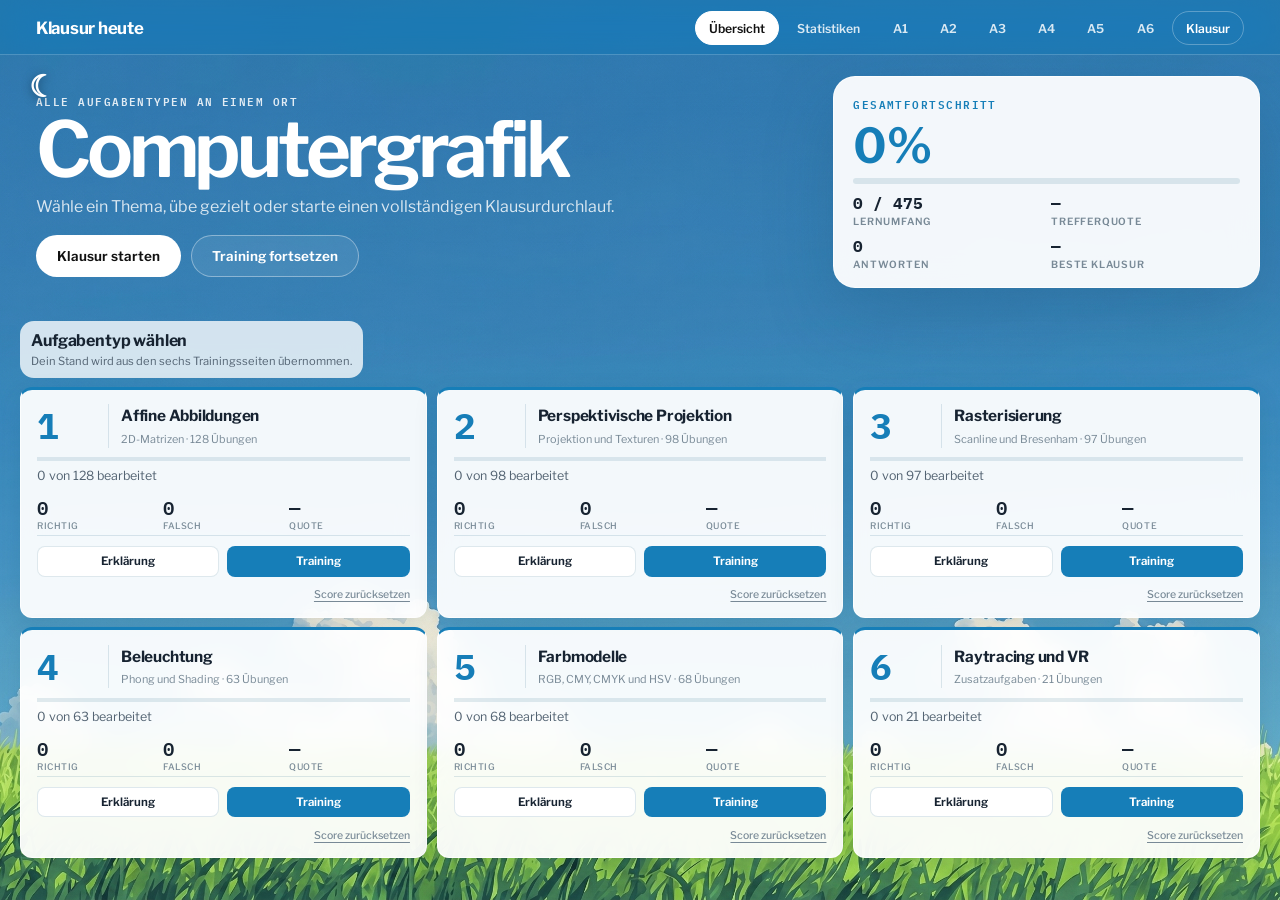
<file: Computergrafik-Lernportal.html>
<!doctype html>
<html lang="de">
<head>
<meta charset="utf-8">
<meta name="viewport" content="width=device-width, initial-scale=1">
<title>Computergrafik Lernportal</title>
<meta name="description" content="Erklärungen, Training und Klausurmodus für die Computergrafik-Klausur.">
<link rel="preconnect" href="https://fonts.googleapis.com">
<link rel="preconnect" href="https://fonts.gstatic.com" crossorigin>
<link rel="stylesheet" href="https://fonts.googleapis.com/css2?family=Libre+Franklin:wght@500;600;700;800&family=Source+Serif+4:opsz,wght@8..60,400;8..60,600&family=IBM+Plex+Mono:wght@400;500;600&display=swap">
<style>
  :root {
    --paper:#f7f8fb; --surface:#fff; --ink:#16203a; --ink-2:#56617a; --ink-3:#8490a8;
    --blue:#1e3fae; --blue-2:#3157d5; --blue-soft:#e8ecfa; --rule:#e1e5ed;
    --good:#16894c; --good-soft:#e7f5ed; --red:#c7362b; --red-soft:#fbeceb;
    --amber:#b8791c; --shadow:0 14px 40px rgba(22,32,58,.08);
  }
  @media (prefers-color-scheme: dark) {
    :root { --paper:#0f131b; --surface:#171c27; --ink:#e8ecf4; --ink-2:#a7b1c5;
      --ink-3:#737e95; --blue:#8aa4ff; --blue-2:#a7b8ff; --blue-soft:#1b2440;
      --rule:#293141; --good:#54d28e; --good-soft:#142d23; --red:#ff8e7e;
      --red-soft:#3a1c1c; --amber:#e0a93b; --shadow:0 18px 50px rgba(0,0,0,.28); }
  }
  * { box-sizing:border-box; }
  [hidden] { display:none !important; }
  html { scroll-behavior:smooth; }
  body { margin:0; background:var(--paper); color:var(--ink); font-family:"Source Serif 4",Georgia,serif;
    font-size:17px; line-height:1.55; -webkit-font-smoothing:antialiased; }
  button { font:inherit; }
  .mono { font-family:"IBM Plex Mono",ui-monospace,monospace; }

  .topbar { position:sticky; top:0; z-index:50; background:color-mix(in srgb,var(--paper) 94%,transparent);
    backdrop-filter:blur(14px); border-bottom:1px solid var(--rule); }
  .toprow { max-width:78rem; margin:0 auto; padding:.7rem 1.25rem .55rem; display:flex; align-items:center; gap:1rem; }
  .brand { display:flex; align-items:center; gap:.7rem; min-width:max-content; }
  .brandtext { display:block; line-height:1; }
  .brandtext span { color:var(--ink-3); font:700 1.05rem "Libre Franklin",Arial,sans-serif; letter-spacing:-.015em; white-space:nowrap; }
  .navscroll { overflow-x:auto; scrollbar-width:none; margin-left:auto; }
  .navscroll::-webkit-scrollbar { display:none; }
  .nav { display:flex; gap:.25rem; min-width:max-content; }
  .nav button { border:1px solid transparent; background:transparent; color:var(--ink-2); border-radius:6px;
    padding:.48rem .68rem; cursor:pointer; font:600 .76rem "Libre Franklin",Arial,sans-serif; white-space:nowrap; }
  .nav button:hover { background:var(--blue-soft); color:var(--blue); }
  .nav button[aria-current="page"] { color:var(--blue); border-color:color-mix(in srgb,var(--blue) 35%,var(--rule)); background:var(--blue-soft); }
  .nav .examnav { color:var(--amber); }
  .floating-controls { position:fixed; top:3.75rem; left:1rem; z-index:45; display:flex; align-items:center; gap:.3rem; }
  .floating-control { width:3.3rem; height:3.3rem; display:grid; place-items:center; padding:0; border:0;
    color:#fff; background:transparent; cursor:pointer; font:700 1.86rem/1 "Libre Franklin",Arial,sans-serif;
    text-shadow:0 2px 10px rgba(7,37,57,.55); transition:transform .15s,color .15s; }
  .floating-control:hover { color:#e2f5ff; transform:scale(1.12); }
  .floating-control:focus-visible { border-radius:999px; }

  main { max-width:78rem; margin:0 auto; padding:2rem 1.25rem 4rem; }
  .eyebrow { color:var(--blue); font:600 .7rem "IBM Plex Mono",monospace; letter-spacing:.13em; text-transform:uppercase; }
  h1,h2,h3 { font-family:"Libre Franklin",Arial,sans-serif; }
  h1 { margin:.25rem 0 .65rem; font-size:clamp(2rem,5vw,3.25rem); line-height:1.04; letter-spacing:-.035em; }
  h2 { margin:0; font-size:1.2rem; letter-spacing:-.01em; }
  h3 { margin:0; font-size:1rem; }
  p { margin:0; }
  .muted { color:var(--ink-2); }
  .small { font-size:.86rem; }
  .btn { border:1px solid transparent; border-radius:5px; padding:.62rem 1rem; cursor:pointer;
    font:650 .84rem "Libre Franklin",Arial,sans-serif; }
  .btn.primary { background:var(--blue); color:#fff; }
  .btn.primary:hover { background:var(--blue-2); }
  .btn.secondary { background:var(--surface); color:var(--ink); border-color:var(--rule); }
  .btn.secondary:hover { border-color:var(--blue); color:var(--blue); }
  .btn.danger { background:transparent; color:var(--red); border-color:var(--rule); }
  :focus-visible { outline:2px solid var(--blue); outline-offset:2px; }

  .intro { display:grid; grid-template-columns:minmax(0,1.45fr) minmax(17rem,.55fr); gap:1.25rem; align-items:stretch; }
  .introcopy { background:var(--surface); border:1px solid var(--rule); border-radius:10px; padding:1.65rem 1.75rem;
    box-shadow:var(--shadow); display:flex; flex-direction:column; justify-content:center; }
  .introcopy p { max-width:45rem; color:var(--ink-2); font-size:1.04rem; }
  .introactions { display:flex; gap:.6rem; flex-wrap:wrap; margin-top:1.25rem; }
  .overall { border:1px solid color-mix(in srgb,var(--blue) 28%,var(--rule)); border-radius:10px; padding:1.25rem;
    background:linear-gradient(145deg,var(--blue-soft),var(--surface)); display:flex; flex-direction:column; gap:.9rem; }
  .overallnum { font:800 clamp(2.4rem,7vw,4rem) "Libre Franklin",Arial,sans-serif; line-height:1; color:var(--blue); }
  .overallrow { display:grid; grid-template-columns:1fr 1fr; gap:.6rem; }
  .metric { display:flex; flex-direction:column; gap:.1rem; }
  .metric strong { font:650 1rem "IBM Plex Mono",monospace; }
  .metric span { color:var(--ink-3); font:600 .62rem "Libre Franklin",Arial,sans-serif; letter-spacing:.08em; text-transform:uppercase; }

  .sectionhead { margin:2rem 0 .9rem; display:flex; align-items:end; justify-content:space-between; gap:1rem; }
  .cards { display:grid; grid-template-columns:repeat(3,minmax(0,1fr)); gap:.85rem; }
  .topiccard { background:var(--surface); border:1px solid var(--rule); border-radius:8px; padding:1rem;
    display:flex; flex-direction:column; gap:.8rem; min-height:13rem; transition:transform .15s,border-color .15s,box-shadow .15s; }
  .topiccard:hover { transform:translateY(-2px); border-color:color-mix(in srgb,var(--blue) 40%,var(--rule)); box-shadow:var(--shadow); }
  .cardtop { display:flex; align-items:flex-start; gap:.7rem; }
  .tasknum { width:2rem; height:2rem; flex:0 0 auto; display:grid; place-items:center; border-radius:6px;
    color:var(--blue); background:var(--blue-soft); font:700 .8rem "IBM Plex Mono",monospace; }
  .cardtitle p { color:var(--ink-3); font-size:.76rem; margin-top:.12rem; }
  .bar { height:6px; background:var(--rule); border-radius:99px; overflow:hidden; }
  .bar > i { display:block; height:100%; width:0; border-radius:inherit; background:var(--blue); transition:width .35s ease; }
  .cardstats { display:grid; grid-template-columns:repeat(3,1fr); gap:.35rem; }
  .cardstats div { display:flex; flex-direction:column; }
  .cardstats strong { font:600 .88rem "IBM Plex Mono",monospace; }
  .cardstats span { color:var(--ink-3); font:500 .58rem "Libre Franklin",Arial,sans-serif; text-transform:uppercase; letter-spacing:.06em; }
  .cardactions { display:flex; gap:.4rem; margin-top:auto; }
  .cardactions .btn { padding:.45rem .65rem; font-size:.74rem; flex:1; }
  .cardreset { display:flex; justify-content:flex-end; margin-top:-.35rem; }
  .reset-topic { border:0; background:transparent; color:var(--ink-3); padding:.2rem 0; cursor:pointer;
    font:500 .68rem "Libre Franklin",Arial,sans-serif; text-decoration:underline; text-underline-offset:3px; }
  .reset-topic:hover { color:var(--red); }

  .statshero { padding:1.7rem; border-radius:20px; color:#fff; background:rgba(20,112,166,.42);
    border:0; backdrop-filter:blur(14px); box-shadow:var(--shadow); }
  .statshero h1 { margin:.3rem 0 .45rem; font-size:clamp(2rem,5vw,3.5rem); }
  .statshero p { max-width:48rem; color:rgba(255,255,255,.84); }
  .statsfacts { display:grid; grid-template-columns:repeat(5,1fr); margin-top:1.25rem; overflow:hidden;
    border:1px solid rgba(255,255,255,.25); border-radius:13px; background:rgba(13,76,113,.22); }
  .statsfact { padding:.8rem 1rem; border-right:1px solid rgba(255,255,255,.2); }
  .statsfact:last-child { border-right:0; }
  .statsfact span { display:block; color:rgba(255,255,255,.7); font:600 .58rem "Libre Franklin",Arial,sans-serif;
    letter-spacing:.09em; text-transform:uppercase; }
  .statsfact strong { display:block; margin-top:.2rem; font:700 1rem "IBM Plex Mono",monospace; }
  .statsgrid { display:grid; grid-template-columns:minmax(0,1.2fr) minmax(18rem,.8fr); gap:.8rem; margin-top:.8rem; }
  .statpanel { padding:1.05rem 1.15rem; border:1px solid rgba(255,255,255,.72); border-radius:18px;
    background:rgba(255,255,255,.94); backdrop-filter:blur(14px); box-shadow:var(--shadow); }
  .statpanel h2 { margin-bottom:.25rem; }
  .statpanel > p { margin-bottom:.85rem; }
  .freqlist { display:flex; flex-direction:column; gap:.57rem; }
  .freqrow { display:grid; grid-template-columns:minmax(9rem,1.2fr) minmax(8rem,1fr) 4.2rem; gap:.7rem; align-items:center; }
  .freqlabel strong { display:block; font-size:.79rem; }
  .freqlabel span { display:block; margin-top:.08rem; color:var(--ink-3); font-size:.62rem; }
  .freqbar { height:9px; overflow:hidden; border-radius:99px; background:rgba(21,88,124,.12); }
  .freqbar i { display:block; height:100%; border-radius:inherit; background:linear-gradient(90deg,var(--blue),#55b7dc); }
  .freqvalue { text-align:right; color:var(--blue-2); font:700 .72rem "IBM Plex Mono",monospace; }
  .personalstats { display:grid; grid-template-columns:repeat(2,1fr); gap:.55rem; margin-top:.75rem; }
  .personalmetric { padding:.75rem; border-radius:12px; background:var(--blue-soft); }
  .personalmetric strong { display:block; color:var(--blue); font:750 1.35rem "Libre Franklin",Arial,sans-serif; }
  .personalmetric span { color:var(--ink-3); font-size:.62rem; text-transform:uppercase; letter-spacing:.06em; }
  .insightlist { display:flex; flex-direction:column; gap:.55rem; margin-top:.8rem; }
  .insight { padding:.62rem .7rem; border-left:3px solid var(--blue); border-radius:0 9px 9px 0; background:var(--blue-soft); font-size:.76rem; }
  .historypanel { margin-top:.8rem; }
  .statstablewrap { overflow-x:auto; }
  .statstable { width:100%; border-collapse:collapse; margin-top:.65rem; font-size:.78rem; }
  .statstable th,.statstable td { padding:.58rem .65rem; border-bottom:1px solid var(--rule); text-align:center; }
  .statstable th { color:var(--ink-3); font-size:.62rem; letter-spacing:.07em; text-transform:uppercase; }
  .statstable th:first-child,.statstable td:first-child { text-align:left; }
  .statstable td:first-child { font-weight:650; }
  .statstable .always td:first-child::after { content:"5/5"; display:inline-block; margin-left:.45rem; padding:.12rem .35rem;
    border-radius:99px; color:var(--good); background:var(--good-soft); font:650 .55rem "IBM Plex Mono",monospace; }
  .statstable .miss { color:var(--ink-3); }

  .viewhead { display:flex; align-items:center; justify-content:space-between; gap:1rem; margin-bottom:1rem; }
  .viewtitle { display:flex; align-items:center; gap:.75rem; }
  .viewtitle .tasknum { width:2.35rem; height:2.35rem; }
  .viewactions { display:flex; gap:.45rem; }
  .lessonframe { width:100%; height:calc(100vh - 10.5rem); min-height:38rem; border:1px solid var(--rule);
    border-radius:8px; background:var(--surface); box-shadow:var(--shadow); }

  .examstart { max-width:58rem; margin:1rem auto 0; display:grid; grid-template-columns:1fr 16rem; gap:1rem; }
  .exampanel { background:var(--surface); border:1px solid var(--rule); border-radius:9px; padding:1.4rem; }
  .examstart h1 { font-size:2.3rem; }
  .examfacts { display:flex; flex-direction:column; gap:.65rem; }
  .examfact { display:flex; justify-content:space-between; gap:1rem; padding-bottom:.6rem; border-bottom:1px solid var(--rule); }
  .examfact:last-child { border-bottom:0; padding-bottom:0; }
  .examfact span { color:var(--ink-2); }
  .examfact strong { font:600 .85rem "IBM Plex Mono",monospace; }
  .examtopics { display:grid; grid-template-columns:repeat(2,1fr); gap:.45rem; margin:1rem 0 1.2rem; }
  .examtopics span { padding:.45rem .55rem; border-radius:4px; background:var(--paper); font-size:.83rem; }

  .examtop { display:grid; grid-template-columns:auto 1fr auto; gap:1rem; align-items:center; margin-bottom:.8rem; }
  .timer { font:700 1.15rem "IBM Plex Mono",monospace; color:var(--blue); }
  .timer.low { color:var(--red); }
  .examsteps { display:grid; grid-template-columns:repeat(6,1fr); gap:.3rem; }
  .examstep { height:5px; background:var(--rule); border-radius:99px; }
  .examstep.current { background:var(--blue); }
  .examstep.right { background:var(--good); }
  .examstep.wrong { background:var(--red); }
  .examlabel { font:600 .72rem "IBM Plex Mono",monospace; color:var(--ink-2); white-space:nowrap; }
  .examframe { width:100%; height:calc(100vh - 15.5rem); min-height:31rem; border:1px solid var(--rule);
    border-radius:8px; background:var(--surface); }
  .examfooter { display:flex; align-items:center; justify-content:space-between; gap:1rem; margin-top:.75rem;
    padding:.75rem 1rem; background:var(--surface); border:1px solid var(--rule); border-radius:7px; }
  .examfeedback { font:600 .86rem "Libre Franklin",Arial,sans-serif; }
  .examfeedback.right { color:var(--good); }
  .examfeedback.wrong { color:var(--red); }
  .resultgrid { display:grid; grid-template-columns:repeat(6,1fr); gap:.55rem; margin:1.2rem 0; }
  .resultitem { border:1px solid var(--rule); border-radius:6px; padding:.7rem .5rem; text-align:center; }
  .resultitem strong { display:block; font:700 .88rem "IBM Plex Mono",monospace; }
  .resultitem span { font-size:.71rem; color:var(--ink-3); }
  .resultitem.right { border-color:var(--good); background:var(--good-soft); }
  .resultitem.wrong { border-color:var(--red); background:var(--red-soft); }
  .empty { color:var(--ink-3); font-size:.85rem; }
  .probes { position:absolute; width:0; height:0; overflow:hidden; pointer-events:none; }
  .probes iframe { width:1px; height:1px; border:0; }

  @media (max-width:58rem) {
    .toprow { align-items:flex-start; flex-direction:column; gap:.5rem; }
    .navscroll { width:100%; margin-left:0; }
    .intro { grid-template-columns:1fr; }
    .cards { grid-template-columns:repeat(2,minmax(0,1fr)); }
    .lessonframe { height:calc(100vh - 13rem); }
    .examstart { grid-template-columns:1fr; }
    .statsgrid { grid-template-columns:1fr; }
    .statsfacts { grid-template-columns:repeat(3,1fr); }
    .statsfact { border-bottom:1px solid rgba(255,255,255,.2); }
    .floating-controls { top:6.35rem; left:.55rem; }
  }
  @media (max-width:38rem) {
    main { padding:1.25rem .75rem 3rem; }
    .toprow { padding:.6rem .75rem .45rem; }
    .cards { grid-template-columns:1fr; }
    .introcopy { padding:1.2rem; }
    .viewhead { align-items:flex-start; flex-direction:column; }
    .viewactions { width:100%; }
    .viewactions .btn { flex:1; }
    .lessonframe { min-height:34rem; height:calc(100vh - 14rem); }
    .examtop { grid-template-columns:1fr auto; }
    .examsteps { grid-column:1/-1; grid-row:2; }
    .examframe { height:calc(100vh - 17rem); }
    .resultgrid { grid-template-columns:repeat(2,1fr); }
    .statshero { padding:1.1rem; }
    .statsfacts { grid-template-columns:repeat(2,1fr); }
    .freqrow { grid-template-columns:minmax(8rem,1fr) 5rem 3.6rem; gap:.45rem; }
  }

  /* Himmel-Design, inspiriert von der bereitgestellten Referenz */
  :root {
    color-scheme:light;
    --paper:#eaf7fd; --surface:rgba(255,255,255,.94); --ink:#172331; --ink-2:#536372;
    --ink-3:#788996; --blue:#167eb8; --blue-2:#0d6fa9; --blue-soft:#e4f4fc;
    --rule:rgba(26,92,126,.14); --good:#238f57; --good-soft:#e9f7ef;
    --red:#c94a3c; --red-soft:#fdecea; --amber:#a96a17;
    --shadow:0 22px 60px rgba(18,72,101,.16);
  }
  body {
    min-height:100vh;
    background-color:#54afe0;
    background-image:linear-gradient(rgba(17,116,174,.08),rgba(29,133,188,.02)),url("assets/background.jpg");
    background-position:center bottom;
    background-size:cover;
    background-repeat:no-repeat;
    background-attachment:fixed;
    font-family:"Libre Franklin",Arial,sans-serif;
  }
  .topbar {
    background:rgba(22,118,174,.46);
    border-bottom-color:rgba(255,255,255,.2);
    backdrop-filter:blur(18px) saturate(120%);
  }
  .brandtext span { color:#fff; }
  .nav button { color:rgba(255,255,255,.84); border-radius:999px; padding:.52rem .82rem; }
  .nav button:hover { color:#fff; background:rgba(255,255,255,.14); }
  .nav button[aria-current="page"] { color:#111; background:#fff; border-color:#fff; }
  .nav .examnav { color:#fff; border-color:rgba(255,255,255,.28); }
  main { padding-top:0; }
  .intro { grid-template-columns:1fr; gap:1rem; }
  .introcopy {
    min-height:29rem;
    align-items:center;
    text-align:center;
    padding:5.5rem 1.5rem 3.4rem;
    color:#fff;
    background:transparent;
    border:0;
    box-shadow:none;
  }
  .introcopy .eyebrow { color:rgba(255,255,255,.86); }
  .introcopy h1 { max-width:55rem; color:#fff; font-size:clamp(3rem,7vw,5.6rem); font-weight:650; letter-spacing:-.055em; }
  .introcopy p { color:rgba(255,255,255,.82); max-width:42rem; font-size:1.08rem; }
  .introcopy .btn.primary { background:#fff; color:#111; border-radius:999px; padding:.75rem 1.25rem; }
  .introcopy .btn.primary:hover { background:#eef8fd; }
  .introcopy .btn.secondary { color:#fff; background:rgba(255,255,255,.08); border-color:rgba(255,255,255,.38); border-radius:999px; padding:.75rem 1.25rem; }
  .introcopy .btn.secondary:hover { background:rgba(255,255,255,.16); border-color:#fff; }
  .overall {
    width:min(100%,46rem);
    justify-self:center;
    margin-top:-3.2rem;
    padding:1.3rem 1.45rem;
    border:1px solid rgba(255,255,255,.72);
    border-radius:22px;
    background:rgba(255,255,255,.94);
    backdrop-filter:blur(14px);
    box-shadow:0 26px 70px rgba(15,72,104,.22);
  }
  .overallnum { font-weight:650; }
  .topiccard,.exampanel,.lessonframe,.examframe,.examfooter {
    border-color:rgba(255,255,255,.7);
    background:rgba(255,255,255,.94);
    backdrop-filter:blur(14px);
    box-shadow:var(--shadow);
  }
  .topiccard { border-radius:18px; padding:1.15rem; }
  .topiccard:hover { border-color:rgba(255,255,255,.95); box-shadow:0 28px 70px rgba(18,72,101,.22); }
  .tasknum { border-radius:999px; }
  .bar { background:rgba(21,88,124,.12); }
  .btn { border-radius:999px; }
  .lessonframe,.examframe { border-radius:20px; }
  .examstart { padding-top:2rem; }
  .exampanel { border-radius:22px; }
  .examfooter { border-radius:16px; }
  .sectionhead > div { padding:.65rem .9rem; border-radius:14px; background:rgba(255,255,255,.78); backdrop-filter:blur(10px); }
  #lesson,#exam { padding-top:1.25rem; }
  .viewhead,.examtop { padding:.8rem 1rem; border-radius:16px; background:rgba(255,255,255,.9); backdrop-filter:blur(12px); box-shadow:var(--shadow); }
  @media (max-width:58rem) {
    .introcopy { min-height:24rem; padding-top:4rem; }
  }
  @media (max-width:38rem) {
    body { background-attachment:scroll; background-size:auto 100vh; }
    .introcopy { min-height:23rem; padding:3.4rem .5rem 2.8rem; }
    .introcopy h1 { font-size:clamp(2.5rem,14vw,4rem); }
    .overall { margin-top:-2.3rem; border-radius:18px; }
  }

  /* Kompakte Übersicht: alle Lernbereiche passen auf einen Desktop-Bildschirm. */
  main { max-width:88rem; padding-bottom:1.25rem; }
  .intro {
    grid-template-columns:minmax(0,1.3fr) minmax(19rem,.7fr);
    gap:1.25rem;
    align-items:center;
    min-height:15rem;
  }
  .introcopy {
    min-height:0;
    align-items:flex-start;
    text-align:left;
    padding:2.3rem 1rem 2rem;
  }
  .introcopy h1 { font-size:clamp(3.2rem,6vw,5rem); line-height:.95; margin:.2rem 0 .5rem; }
  .introcopy p { max-width:38rem; font-size:1rem; }
  .introactions { margin-top:1rem; }
  .overall {
    width:100%;
    margin-top:0;
    padding:1.05rem 1.2rem;
    gap:.55rem;
    justify-self:stretch;
  }
  .overallnum { font-size:3rem; }
  .sectionhead { margin:.75rem 0 .55rem; }
  .sectionhead > div { padding:.45rem .7rem; }
  .sectionhead h2 { font-size:1rem; }
  .sectionhead p { font-size:.7rem; }
  .cards { gap:.6rem; }
  .topiccard { min-height:9.6rem; padding:.75rem; gap:.48rem; border-radius:15px; }
  .cardtop { gap:.5rem; }
  .tasknum { width:1.65rem; height:1.65rem; font-size:.7rem; }
  .cardtitle h3 { font-size:.86rem; }
  .cardtitle p { font-size:.66rem; }
  .cardstats strong { font-size:.76rem; }
  .cardstats span { font-size:.52rem; }
  .cardactions .btn { padding:.35rem .5rem; font-size:.68rem; }
  .cardreset { margin-top:-.2rem; }
  .reset-topic { font-size:.61rem; }

  @media (max-width:58rem) {
    .intro { grid-template-columns:1fr; min-height:0; }
    .introcopy { min-height:15rem; align-items:center; text-align:center; padding:2.5rem .75rem 2rem; }
    .overall { max-width:46rem; justify-self:center; }
  }
  @media (max-width:38rem) {
    main { padding-bottom:2rem; }
    .introcopy { min-height:16rem; padding:2.5rem .5rem 1.75rem; }
    .introcopy h1 { font-size:clamp(2.5rem,14vw,4rem); }
    .overall { margin-top:0; }
  }

  html[data-theme="dark"] {
    color-scheme:dark;
    --paper:#07111f; --surface:#101c2c; --ink:#edf5fc; --ink-2:#b2c2d2; --ink-3:#8295a9;
    --blue:#68bce8; --blue-2:#8ed2f3; --blue-soft:#162c42; --rule:rgba(167,202,226,.15);
    --good:#65d49a; --good-soft:#153629; --red:#ff958b; --red-soft:#40201f; --amber:#f3bd63;
    --shadow:0 24px 64px rgba(0,0,0,.36);
  }
  html[data-theme="dark"] body {
    background-color:#071426;
    background-image:linear-gradient(rgba(3,12,27,.12),rgba(5,16,31,.2)),url("assets/background-night.png");
  }
  html[data-theme="dark"] .topbar { background:rgba(6,20,39,.68); border-bottom-color:rgba(151,192,222,.18); }
  html[data-theme="dark"] .nav button { color:rgba(224,239,249,.78); }
  html[data-theme="dark"] .nav button:hover { color:#fff; background:rgba(118,187,228,.14); }
  html[data-theme="dark"] .nav button[aria-current="page"] { color:#071522; background:#dceff9; border-color:#dceff9; }
  html[data-theme="dark"] .theme-toggle { color:#f4d98b; }
  html[data-theme="dark"] .introcopy .btn.primary { color:#edf7fd; background:#176f9e; }
  html[data-theme="dark"] .introcopy .btn.primary:hover { background:#2188bb; }
  html[data-theme="dark"] .introcopy .btn.secondary { color:#edf7fd; background:rgba(7,18,34,.34); border-color:rgba(210,234,247,.28); }
  html[data-theme="dark"] .overall,
  html[data-theme="dark"] .topiccard,
  html[data-theme="dark"] .statpanel,
  html[data-theme="dark"] .exampanel,
  html[data-theme="dark"] .lessonframe,
  html[data-theme="dark"] .examframe,
  html[data-theme="dark"] .examfooter {
    color:var(--ink); background:rgba(10,22,37,.93); border-color:rgba(157,196,222,.16); box-shadow:var(--shadow);
  }
  html[data-theme="dark"] .overall { background:linear-gradient(145deg,rgba(19,47,70,.96),rgba(10,22,37,.94)); }
  html[data-theme="dark"] .sectionhead > div,
  html[data-theme="dark"] .viewhead,
  html[data-theme="dark"] .examtop { color:var(--ink); background:rgba(9,21,36,.9); border-color:rgba(157,196,222,.15); }
  html[data-theme="dark"] .statshero { background:rgba(8,25,45,.68); border:0; }
  html[data-theme="dark"] .statsfacts { background:rgba(2,10,22,.3); border-color:rgba(165,205,232,.16); }
  html[data-theme="dark"] .personalmetric,
  html[data-theme="dark"] .insight { background:#142b40; }
  html[data-theme="dark"] .bar,
  html[data-theme="dark"] .freqbar { background:rgba(169,207,231,.13); }
  html[data-theme="dark"] .btn.secondary { color:var(--ink); background:#142337; border-color:rgba(161,199,224,.18); }
  html[data-theme="dark"] .btn.secondary:hover { color:var(--blue-2); border-color:var(--blue); }
  html[data-theme="dark"] .statstable th,
  html[data-theme="dark"] .statstable td { border-bottom-color:rgba(161,199,224,.13); }

  .viewhead {
    padding:1.1rem 1.35rem;
    border:1px solid rgba(255,255,255,.3);
    border-radius:20px;
    color:#fff;
    background:rgba(20,112,166,.42);
    backdrop-filter:blur(14px);
    box-shadow:var(--shadow);
  }
  .viewhead .muted { color:rgba(255,255,255,.76); }
  .viewhead .tasknum {
    width:auto;
    height:auto;
    min-width:2.8rem;
    color:#fff;
    background:transparent;
    font-size:2.65rem;
    font-weight:800;
    line-height:1;
    letter-spacing:-.08em;
  }
  .viewhead .btn.secondary { color:#fff; background:rgba(255,255,255,.09); border-color:rgba(255,255,255,.3); }
  .viewhead .btn.secondary:hover { color:#fff; background:rgba(255,255,255,.17); border-color:rgba(255,255,255,.55); }
  .viewhead .btn.primary { color:#0b6698; background:#fff; }
  .viewhead .btn.primary:hover { color:#084f79; background:#eaf7fd; }
  html[data-theme="dark"] .viewhead { border:1px solid rgba(165,205,232,.2); background:rgba(8,25,45,.68); }
  html[data-theme="dark"] .viewhead .btn.primary { color:#081624; background:#dceff9; }
  .lessonframe,.examframe { display:block; height:20rem; min-height:0; transition:height .18s ease; }

  .topiccard {
    min-height:11rem;
    padding:.9rem 1rem .8rem;
    gap:.62rem;
    border:1px solid rgba(255,255,255,.76);
    border-top:3px solid var(--blue);
    border-radius:12px;
    box-shadow:0 8px 24px rgba(18,72,101,.12);
  }
  .topiccard:hover { transform:none; border-color:rgba(255,255,255,.94); border-top-color:var(--blue); box-shadow:0 12px 30px rgba(18,72,101,.18); }
  .topiccard .cardtop { display:grid; grid-template-columns:3.7rem minmax(0,1fr); align-items:center; gap:.75rem; }
  .topiccard .cardindex {
    width:auto;
    height:auto;
    display:block;
    color:var(--blue);
    background:transparent;
    font:700 2.25rem/1 "IBM Plex Mono",monospace;
    letter-spacing:-.08em;
  }
  .topiccard .cardtitle { padding-left:.75rem; border-left:1px solid var(--rule); }
  .topiccard .cardtitle h3 { font-size:.96rem; letter-spacing:-.015em; }
  .topiccard .cardtitle p { margin-top:.18rem; font-size:.68rem; }
  .topiccard .small { font-size:.78rem; }
  .topiccard .bar { height:4px; border-radius:0; }
  .topiccard .bar > i { border-radius:0; }
  .topiccard .cardstats { padding:.15rem 0 .25rem; border-bottom:1px solid var(--rule); }
  .topiccard .cardstats strong { font-size:1.2rem; line-height:1.05; }
  .topiccard .cardstats span { margin-top:.12rem; font-size:.56rem; }
  .topiccard .cardactions { gap:.5rem; }
  .topiccard .cardactions .btn { padding:.46rem .65rem; border-radius:8px; font-size:.72rem; }
  .topiccard .cardreset { margin-top:-.12rem; }
  .topiccard .reset-topic { font-size:.66rem; }
  html[data-theme="dark"] .topiccard { border-color:rgba(157,196,222,.16); border-top-color:var(--blue); box-shadow:0 10px 28px rgba(0,0,0,.25); }
</style>
</head>
<body>

<header class="topbar">
  <div class="toprow">
    <div class="brand">
      <span class="brandtext"><span id="examCountdown">Tage bis zur Klausur</span></span>
    </div>
    <div class="navscroll">
      <nav class="nav" id="mainnav" aria-label="Aufgabentyp wählen"></nav>
    </div>
  </div>
</header>

<div class="floating-controls" aria-label="Seitennavigation und Darstellung">
  <button class="floating-control theme-toggle" id="themeToggle" type="button" aria-label="Darkmode einschalten" title="Darstellung wechseln">☾</button>
  <button class="floating-control back-control" id="backHome" type="button" aria-label="Zur Übersicht" title="Zur Übersicht" hidden>←</button>
</div>

<main>
  <section id="dashboard"></section>
  <section id="stats" hidden></section>
  <section id="lesson" hidden>
    <div class="viewhead">
      <div class="viewtitle"><span class="tasknum" id="lessonnum"></span><div><h2 id="lessontitle"></h2><p class="muted small" id="lessonsub"></p></div></div>
      <div class="viewactions">
        <button class="btn secondary" id="showexplain">Erklärung</button>
        <button class="btn primary" id="showtraining">Training</button>
      </div>
    </div>
    <iframe class="lessonframe" id="lessonframe" title="Lernseite"></iframe>
  </section>
  <section id="exam" hidden></section>
</main>

<div class="probes" id="probes" aria-hidden="true"></div>

<script>
(function () {
  "use strict";

  var TOPICS = [
    { id:"affin", n:1, title:"Affine Abbildungen", short:"2D-Matrizen", file:"seiten/Affines-Matrixlabor.html", total:128 },
    { id:"projektion", n:2, title:"Perspektivische Projektion", short:"Projektion und Texturen", file:"seiten/Projektionslabor.html", total:98 },
    { id:"raster", n:3, title:"Rasterisierung", short:"Scanline und Bresenham", file:"seiten/Rasterlabor.html", total:97 },
    { id:"phong", n:4, title:"Beleuchtung", short:"Phong und Shading", file:"seiten/Phonglabor.html", total:63 },
    { id:"farbe", n:5, title:"Farbmodelle", short:"RGB, CMY, CMYK und HSV", file:"seiten/Farblabor.html", total:68 },
    { id:"strahlen", n:6, title:"Raytracing und VR", short:"Zusatzaufgaben", file:"seiten/Strahlenlabor.html", total:21 }
  ];
  var EXAM_PARTS = { affin:4, projektion:4, raster:4, phong:4, farbe:4, strahlen:2 };
  var EXAM_TOTAL = TOPICS.reduce(function(sum,topic){return sum+EXAM_PARTS[topic.id];},0);
  var scores = {};
  var activeTopic = null;
  var examState = null;
  var timerId = null;
  var DAY = 24 * 60 * 60 * 1000;
  var EXAM_DATE = new Date(2026,9,8);
  var examStats = { runs:0, best:0, last:null, totalCorrect:0 };
  var activeTheme = "light";
  try {
    activeTheme = window.localStorage.getItem("cg-portal-theme") ||
      (window.matchMedia && window.matchMedia("(prefers-color-scheme: dark)").matches ? "dark" : "light");
  } catch (themeError) {
    activeTheme = window.matchMedia && window.matchMedia("(prefers-color-scheme: dark)").matches ? "dark" : "light";
  }
  try {
    var savedExamStats = JSON.parse(window.localStorage.getItem("cg-portal-exams-v2") || "null");
    if (savedExamStats && Number.isFinite(savedExamStats.runs)) { examStats = savedExamStats; }
  } catch (error) { /* Das Portal funktioniert auch ohne verfügbaren Storage. */ }

  function esc(text) {
    return String(text).replace(/[&<>"']/g, function (c) {
      return {"&":"&amp;","<":"&lt;",">":"&gt;",'"':"&quot;","'":"&#39;"}[c];
    });
  }
  function topicById(id) { return TOPICS.find(function (t) { return t.id === id; }); }
  function scoreFor(id) { return scores[id] || { ok:0, bad:0 }; }
  function percent(a, b) { return b ? Math.round(a / b * 100) : 0; }

  function renderNav(section) {
    var nav = document.getElementById("mainnav");
    var back = document.getElementById("backHome");
    if(back){back.hidden=!topicById(section);}
    var items = [{ id:"dashboard", label:"Übersicht" },{ id:"stats", label:"Statistiken" }].concat(TOPICS.map(function (t) {
      return { id:t.id, label:"A" + t.n };
    })).concat([{ id:"klausur", label:"Klausur", exam:true }]);
    nav.innerHTML = items.map(function (item) {
      return '<button data-target="' + item.id + '"' + (item.exam ? ' class="examnav"' : '') +
        (section === item.id ? ' aria-current="page"' : '') + '>' + item.label + '</button>';
    }).join("");
    Array.prototype.forEach.call(nav.querySelectorAll("button"), function (button) {
      button.addEventListener("click", function () { navigate(button.dataset.target); });
    });
  }

  function totals() {
    return TOPICS.reduce(function (acc, topic) {
      var s = scoreFor(topic.id);
      acc.ok += s.ok; acc.bad += s.bad; acc.tasks += topic.total;
      return acc;
    }, { ok:0, bad:0, tasks:0 });
  }

  function dayStart(date) { return new Date(date.getFullYear(),date.getMonth(),date.getDate()); }
  function daysBetween(a,b) { return Math.max(0,Math.ceil((dayStart(b)-dayStart(a))/DAY)); }
  function updateExamCountdown() {
    var daysLeft=daysBetween(new Date(),EXAM_DATE), label=document.getElementById("examCountdown");
    if(!label){return;}
    label.textContent=daysLeft===0?'Klausur heute':daysLeft+' '+(daysLeft===1?'Tag':'Tage')+' bis zur Klausur';
  }
  function themeParam() { return "&theme="+activeTheme; }
  function applyTheme(theme,persist) {
    activeTheme=theme==="dark"?"dark":"light";
    document.documentElement.setAttribute("data-theme",activeTheme);
    var toggle=document.getElementById("themeToggle"), dark=activeTheme==="dark";
    if(toggle){
      toggle.textContent=dark?"☀":"☾";
      toggle.setAttribute("aria-label",dark?"Lightmode einschalten":"Darkmode einschalten");
      toggle.setAttribute("aria-pressed",dark?"true":"false");
    }
    Array.prototype.forEach.call(document.querySelectorAll("iframe"),function(frame){
      if(frame.contentWindow){frame.contentWindow.postMessage({source:"cg-lernportal-parent",kind:"set-theme",theme:activeTheme},"*");}
    });
    if(persist){try{window.localStorage.setItem("cg-portal-theme",activeTheme);}catch(error){/* Darstellung bleibt trotzdem aktiv. */}}
  }

  function renderDashboard() {
    var all = totals(), attempts = all.ok + all.bad;
    var covered = Math.min(attempts,all.tasks);
    var learned = percent(covered, all.tasks);
    var accuracy = attempts ? percent(all.ok, attempts) : 0;
    var cards = TOPICS.map(function (topic) {
      var s = scoreFor(topic.id), tried = s.ok + s.bad;
      var topicCovered = Math.min(tried,topic.total);
      var coverage = percent(topicCovered, topic.total);
      return '<article class="topiccard">' +
        '<div class="cardtop"><span class="tasknum cardindex">' + topic.n + '</span><div class="cardtitle"><h3>' + esc(topic.title) + '</h3><p>' + esc(topic.short) + ' · ' + topic.total + ' Übungen</p></div></div>' +
        '<div><div class="bar" aria-label="' + coverage + ' Prozent bearbeitet"><i style="width:' + coverage + '%"></i></div>' +
        '<p class="small muted" style="margin-top:.3rem">' + topicCovered + ' von ' + topic.total + ' bearbeitet</p></div>' +
        '<div class="cardstats"><div><strong>' + s.ok + '</strong><span>richtig</span></div>' +
        '<div><strong>' + s.bad + '</strong><span>falsch</span></div>' +
        '<div><strong>' + (tried ? percent(s.ok,tried) + '%' : '—') + '</strong><span>Quote</span></div></div>' +
        '<div class="cardactions"><button class="btn secondary" data-open="' + topic.id + '" data-view="erklaerung">Erklärung</button>' +
        '<button class="btn primary" data-open="' + topic.id + '" data-view="training">Training</button></div>' +
        '<div class="cardreset"><button class="reset-topic" data-reset="' + topic.id + '">Score zurücksetzen</button></div></article>';
    }).join("");

    document.getElementById("dashboard").innerHTML =
      '<div class="intro"><div class="introcopy"><span class="eyebrow">Alle Aufgabentypen an einem Ort</span>' +
      '<h1>Computergrafik</h1><p>Wähle ein Thema, übe gezielt oder starte einen vollständigen Klausurdurchlauf.</p>' +
      '<div class="introactions"><button class="btn primary" id="startExamTop">Klausur starten</button>' +
      '<button class="btn secondary" id="continueTraining">Training fortsetzen</button></div></div>' +
      '<aside class="overall"><span class="eyebrow">Gesamtfortschritt</span><strong class="overallnum">' + learned + '%</strong>' +
      '<div class="bar"><i style="width:' + learned + '%"></i></div><div class="overallrow">' +
      '<div class="metric"><strong>' + covered + ' / ' + all.tasks + '</strong><span>Lernumfang</span></div>' +
      '<div class="metric"><strong>' + (attempts ? accuracy + '%' : '—') + '</strong><span>Trefferquote</span></div>' +
      '<div class="metric"><strong>' + attempts + '</strong><span>Antworten</span></div>' +
      '<div class="metric"><strong>' + (examStats.runs ? examStats.best + ' / ' + EXAM_TOTAL : '—') + '</strong><span>Beste Klausur</span></div></div></aside></div>' +
      '<div class="sectionhead"><div><h2>Aufgabentyp wählen</h2><p class="muted small">Dein Stand wird aus den sechs Trainingsseiten übernommen.</p></div></div>' +
      '<div class="cards">' + cards + '</div>';

    document.getElementById("startExamTop").addEventListener("click", function () { navigate("klausur"); });
    updateExamCountdown();
    document.getElementById("continueTraining").addEventListener("click", function () {
      var weakest = TOPICS.slice().sort(function (a,b) {
        var as=scoreFor(a.id), bs=scoreFor(b.id), aa=as.ok+as.bad, ba=bs.ok+bs.bad;
        var ar=aa?as.ok/aa:-1, br=ba?bs.ok/ba:-1;
        return ar-br || aa-ba;
      })[0];
      openLesson(weakest.id,"training");
    });
    Array.prototype.forEach.call(document.querySelectorAll("[data-open]"), function (button) {
      button.addEventListener("click", function () { openLesson(button.dataset.open,button.dataset.view); });
    });
    Array.prototype.forEach.call(document.querySelectorAll("[data-reset]"),function(button){
      button.addEventListener("click",function(){resetTopicScore(button.dataset.reset);});
    });
  }

  function renderStatistics() {
    var all=totals(), attempts=all.ok+all.bad, accuracy=attempts?percent(all.ok,attempts):0;
    var frequencies=[
      {name:"Affine Abbildungen 2D",detail:"Ø 12 Punkte",count:5},
      {name:"Perspektivische Projektion",detail:"Ø 12,8 Punkte",count:5},
      {name:"Rasterisierung",detail:"Ø 11,2 Punkte",count:5},
      {name:"Phong Lighting & Shading",detail:"Ø 11,6 Punkte",count:5},
      {name:"Farbmodelle",detail:"Ø 9 Punkte",count:5},
      {name:"Texture Mapping",detail:"seit 19 WS",count:4},
      {name:"Raytracing",detail:"Ø 5,5 Punkte, wenn enthalten",count:2},
      {name:"VR / HMD",detail:"6 Punkte",count:1}
    ];
    var frequencyRows=frequencies.map(function(item){
      return '<div class="freqrow"><div class="freqlabel"><strong>'+esc(item.name)+'</strong><span>'+esc(item.detail)+'</span></div>'+
        '<div class="freqbar"><i style="width:'+(item.count/5*100)+'%"></i></div><div class="freqvalue">'+item.count+' / 5</div></div>';
    }).join('');
    document.getElementById("stats").innerHTML=
      '<header class="statshero"><span class="eyebrow" style="color:rgba(255,255,255,.76)">Auswertung von fünf Altklausuren</span>'+
      '<h1>Klausurstatistiken</h1><p>Die Klausuren von 2019 SS bis 2021 SS folgen einem sehr stabilen Muster. Hier siehst du Häufigkeit, Punktegewicht und deinen eigenen Lernstand.</p>'+
      '<div class="statsfacts"><div class="statsfact"><span>Dauer</span><strong>60 min</strong></div><div class="statsfact"><span>Punkte</span><strong>60 P</strong></div>'+
      '<div class="statsfact"><span>Zeitbudget</span><strong>1 min/P</strong></div><div class="statsfact"><span>Aufgaben</span><strong>5–6</strong></div><div class="statsfact"><span>Hilfsmittel</span><strong>keine</strong></div></div></header>'+
      '<div class="statsgrid"><section class="statpanel"><h2>Wie oft kam was dran?</h2><p class="muted small">Anzahl der Klausuren mit diesem Thema.</p><div class="freqlist">'+frequencyRows+'</div></section>'+
      '<aside class="statpanel"><h2>Dein Stand</h2><p class="muted small">Live aus deinen Trainings und Klausurdurchläufen.</p><div class="personalstats">'+
      '<div class="personalmetric"><strong>'+attempts+'</strong><span>Antworten</span></div><div class="personalmetric"><strong>'+(attempts?accuracy+'%':'—')+'</strong><span>Trefferquote</span></div>'+
      '<div class="personalmetric"><strong>'+examStats.runs+'</strong><span>Klausuren</span></div><div class="personalmetric"><strong>'+(examStats.runs?examStats.best+' / '+EXAM_TOTAL:'—')+'</strong><span>Bestwert</span></div></div>'+
      '<div class="insightlist"><div class="insight"><strong>Sehr sicher:</strong> A1 bis A5 kamen in allen fünf Klausuren vor.</div>'+
      '<div class="insight"><strong>54–60 Punkte</strong> entfielen allein auf diese fünf Pflichtbereiche.</div><div class="insight"><strong>Rasterisierung:</strong> dreimal Scanline, zweimal Bresenham.</div>'+
      '<div class="insight"><strong>Wechselthema:</strong> zweimal Raytracing, einmal VR/HMD, zweimal keines von beiden.</div></div></aside></div>'+
      '<section class="statpanel historypanel"><h2>Punkte nach Jahrgang</h2><p class="muted small">Punktzahl je Aufgabe; ein Strich bedeutet, dass das Thema nicht vorkam.</p><div class="statstablewrap"><table class="statstable">'+
      '<thead><tr><th>Aufgabentyp</th><th>19 SS</th><th>19 WS</th><th>20 SS</th><th>20 WS</th><th>21 SS</th><th>Ø bei Auftreten</th></tr></thead><tbody>'+
      '<tr class="always"><td>Affine Abbildungen 2D</td><td>12</td><td>12</td><td>12</td><td>12</td><td>12</td><td>12,0</td></tr>'+
      '<tr class="always"><td>Perspektivische Projektion</td><td>12</td><td>12</td><td>12</td><td>14</td><td>14</td><td>12,8</td></tr>'+
      '<tr class="always"><td>Rasterisierung</td><td>12 · Scan</td><td>10 · Bres</td><td>14 · Scan</td><td>10 · Scan</td><td>10 · Bres</td><td>11,2</td></tr>'+
      '<tr class="always"><td>Phong Lighting & Shading</td><td>10</td><td>16</td><td>10</td><td>12</td><td>10</td><td>11,6</td></tr>'+
      '<tr class="always"><td>Farbmodelle</td><td>8</td><td>10</td><td>12</td><td>6</td><td>9</td><td>9,0</td></tr>'+
      '<tr><td>Raytracing</td><td class="miss">—</td><td class="miss">—</td><td class="miss">—</td><td>6</td><td>5</td><td>5,5</td></tr>'+
      '<tr><td>VR / HMD</td><td>6</td><td class="miss">—</td><td class="miss">—</td><td class="miss">—</td><td class="miss">—</td><td>6,0</td></tr></tbody></table></div></section>';
    updateExamCountdown();
  }

  function showOnly(id) {
    ["dashboard","stats","lesson","exam"].forEach(function (name) { document.getElementById(name).hidden = name !== id; });
  }

  function openLesson(id, view) {
    var topic = topicById(id); if (!topic) { return; }
    clearTimer();
    examState = null;
    activeTopic = topic;
    showOnly("lesson"); renderNav(id);
    document.getElementById("lessonnum").textContent = topic.n;
    document.getElementById("lessontitle").textContent = topic.title;
    document.getElementById("lessonsub").textContent = topic.short;
    document.getElementById("lessonframe").src = topic.file + "?embed=1&view=" + (view || "erklaerung") + "&v=3" + themeParam();
    location.hash = id;
  }

  function sendView(view) {
    var frame = document.getElementById("lessonframe");
    if (frame.contentWindow) { frame.contentWindow.postMessage({source:"cg-lernportal-parent",kind:"select-view",view:view},"*"); }
  }
  document.getElementById("showexplain").addEventListener("click", function () { sendView("erklaerung"); });
  document.getElementById("showtraining").addEventListener("click", function () { sendView("training"); });

  function resetTopicScore(id) {
    scores[id]={ok:0,bad:0};
    var message={source:"cg-lernportal-parent",kind:"reset-score"};
    var probe=document.querySelector('#probes iframe[data-topic="'+id+'"]');
    if(probe&&probe.contentWindow){probe.contentWindow.postMessage(message,"*");}
    var lesson=document.getElementById("lessonframe");
    if(activeTopic&&activeTopic.id===id&&lesson.contentWindow){lesson.contentWindow.postMessage(message,"*");}
    renderDashboard();
  }

  function renderExamStart() {
    clearTimer(); examState = null;
    document.getElementById("exam").innerHTML = '<div class="examstart">' +
      '<div class="exampanel"><span class="eyebrow">Prüfungssimulation</span><h1>Klausurmodus</h1>' +
      '<p class="muted">Die sechs Aufgabenblöcke kommen in Klausurreihenfolge. Aufgabe 1 bis 5 enthalten jeweils vier zufällige Teilaufgaben, Aufgabe 6 enthält zwei. Wiederholen ist während der Klausur ausgeschaltet.</p>' +
      '<div class="examtopics">' + TOPICS.map(function(t){return '<span><strong>' + t.n + '.</strong> ' + esc(t.title) + ' · ' + EXAM_PARTS[t.id] + ' Teile</span>';}).join('') + '</div>' +
      '<button class="btn primary" id="beginExam">60-Minuten-Klausur starten</button></div>' +
      '<aside class="exampanel examfacts"><div class="examfact"><span>Aufgabenblöcke</span><strong>6</strong></div>' +
      '<div class="examfact"><span>Teilaufgaben</span><strong>' + EXAM_TOTAL + '</strong></div>' +
      '<div class="examfact"><span>Zeit</span><strong>60:00 min</strong></div>' +
      '<div class="examfact"><span>Reihenfolge</span><strong>Aufgabe 1–6</strong></div>' +
      '<div class="examfact"><span>Wertung</span><strong>1 Punkt je Teilaufgabe</strong></div>' +
      '<div class="examfact"><span>Bisher</span><strong>' + examStats.runs + ' Durchläufe</strong></div>' +
      '<div class="examfact"><span>Bestwert</span><strong>' + (examStats.runs ? examStats.best + ' / ' + EXAM_TOTAL : '—') + '</strong></div></aside></div>';
    document.getElementById("beginExam").addEventListener("click", startExam);
  }

  function clearTimer() { if (timerId) { window.clearInterval(timerId); timerId = null; } }
  function timeText(seconds) {
    var mins=Math.floor(seconds/60), secs=seconds%60;
    return String(mins).padStart(2,"0") + ":" + String(secs).padStart(2,"0");
  }
  function renderSteps() {
    return TOPICS.map(function (topic, i) {
      var cls="examstep";
      var results=examState.results.filter(function(result){return result.topic===topic.id;});
      if (results.length===EXAM_PARTS[topic.id]) {
        cls += results.every(function(result){return result.correct;}) ? " right" : " wrong";
      } else if (i === examState.topicIndex) { cls += " current"; }
      return '<i class="' + cls + '"></i>';
    }).join("");
  }
  function examPartLabel() {
    var topic=TOPICS[examState.topicIndex];
    return 'Aufgabe '+topic.n+String.fromCharCode(97+examState.partIndex)+' · Teil '+(examState.results.length+1)+' / '+EXAM_TOTAL+' · '+topic.title;
  }
  function nextExamLabel() {
    var topic=TOPICS[examState.topicIndex];
    if(examState.topicIndex===TOPICS.length-1&&examState.partIndex===EXAM_PARTS[topic.id]-1){return 'Auswerten';}
    if(examState.partIndex===EXAM_PARTS[topic.id]-1){return 'Weiter zu Aufgabe '+(topic.n+1);}
    return 'Nächste Teilaufgabe';
  }
  function startExam() {
    clearTimer();
    examState = { topicIndex:0, partIndex:0, remaining:3600, results:[], answered:false, started:Date.now(), recorded:false };
    renderExamTask();
    timerId = window.setInterval(function () {
      if (!examState) { return; }
      examState.remaining--;
      var timer=document.getElementById("timer");
      if (timer) { timer.textContent=timeText(Math.max(0,examState.remaining)); timer.classList.toggle("low",examState.remaining<=300); }
      if (examState.remaining <= 0) { finishExam(true); }
    },1000);
  }
  function renderExamTask() {
    var topic=TOPICS[examState.topicIndex];
    document.getElementById("exam").innerHTML = '<div class="examtop"><span class="examlabel">' + esc(examPartLabel()) + '</span>' +
      '<div class="examsteps">' + renderSteps() + '</div><span class="timer" id="timer">' + timeText(examState.remaining) + '</span></div>' +
      '<iframe class="examframe" id="examframe" title="Klausuraufgabe ' + topic.n + '" src="' + topic.file + '?embed=1&view=training&exam=1&run=' + Date.now() + themeParam() + '"></iframe>' +
      '<div class="examfooter"><span class="examfeedback" id="examfeedback">Beantworte die Aufgabe und drücke in der Aufgabe auf Bestätigen.</span>' +
      '<div><button class="btn danger" id="stopExam">Beenden</button> <button class="btn primary" id="nextExam" disabled>' + nextExamLabel() + '</button></div></div>';
    document.getElementById("stopExam").addEventListener("click", function(){ finishExam(false); });
    document.getElementById("nextExam").addEventListener("click", function(){
      if (!examState.answered) { return; }
      var current=TOPICS[examState.topicIndex];
      if(examState.partIndex+1<EXAM_PARTS[current.id]){
        examState.partIndex++;
        examState.answered=false;
        var frame=document.getElementById("examframe");
        if(frame&&frame.contentWindow){frame.contentWindow.postMessage({source:"cg-lernportal-parent",kind:"next-task"},"*");}
        document.querySelector(".examlabel").textContent=examPartLabel();
        document.querySelector(".examsteps").innerHTML=renderSteps();
        document.getElementById("examfeedback").textContent="Beantworte die nächste Teilaufgabe und drücke auf Bestätigen.";
        document.getElementById("examfeedback").className="examfeedback";
        document.getElementById("nextExam").textContent=nextExamLabel();
        document.getElementById("nextExam").disabled=true;
      } else if(examState.topicIndex<TOPICS.length-1){
        examState.topicIndex++;
        examState.partIndex=0;
        examState.answered=false;
        renderExamTask();
      } else {
        finishExam(false);
      }
    });
  }
  function finishExam(timedOut) {
    if (!examState) { return; }
    clearTimer();
    var answered=examState.results.length;
    var correct=examState.results.filter(function(result){return result.correct;}).length;
    var elapsed=Math.min(3600,Math.round((Date.now()-examState.started)/1000));
    if (!examState.recorded) {
      examState.recorded=true;
      examStats.runs++;
      examStats.last=correct;
      examStats.best=Math.max(examStats.best,correct);
      examStats.totalCorrect+=correct;
      try { window.localStorage.setItem("cg-portal-exams-v2",JSON.stringify(examStats)); } catch (error) { /* egal */ }
    }
    var resultCards=TOPICS.map(function(topic){
      var topicResults=examState.results.filter(function(result){return result.topic===topic.id;});
      var topicCorrect=topicResults.filter(function(result){return result.correct;}).length;
      var complete=topicResults.length===EXAM_PARTS[topic.id];
      var cls=complete?(topicCorrect===EXAM_PARTS[topic.id]?"right":"wrong"):"";
      return '<div class="resultitem '+cls+'"><strong>A'+topic.n+'</strong><span>'+topicCorrect+' / '+EXAM_PARTS[topic.id]+' richtig</span></div>';
    }).join('');
    document.getElementById("exam").innerHTML = '<div class="examstart"><div class="exampanel">' +
      '<span class="eyebrow">' + (timedOut?'Zeit abgelaufen':'Klausur beendet') + '</span><h1>' + correct + ' / ' + EXAM_TOTAL + ' richtig</h1>' +
      '<p class="muted">' + answered + ' Teilaufgaben beantwortet · Bearbeitungszeit ' + timeText(elapsed) + '</p>' +
      '<div class="resultgrid">' + resultCards + '</div>' +
      '<button class="btn primary" id="againExam">Neue Klausur</button> <button class="btn secondary" id="backDash">Zur Übersicht</button></div>' +
      '<aside class="exampanel examfacts"><div class="examfact"><span>Ergebnis</span><strong>' + percent(correct,EXAM_TOTAL) + '%</strong></div>' +
      '<div class="examfact"><span>Richtig</span><strong>' + correct + '</strong></div><div class="examfact"><span>Falsch oder offen</span><strong>' + (EXAM_TOTAL-correct) + '</strong></div></aside></div>';
    document.getElementById("againExam").addEventListener("click",startExam);
    document.getElementById("backDash").addEventListener("click",function(){navigate("dashboard");});
  }

  function navigate(target) {
    if (target === "dashboard") {
      clearTimer(); showOnly("dashboard"); renderNav("dashboard"); renderDashboard(); location.hash="dashboard";
    } else if (target === "stats") {
      clearTimer(); showOnly("stats"); renderNav("stats"); renderStatistics(); location.hash="stats";
    } else if (target === "klausur") {
      showOnly("exam"); renderNav("klausur"); renderExamStart(); location.hash="klausur";
    } else { openLesson(target,"erklaerung"); }
  }

  window.addEventListener("message", function (event) {
    var data=event.data;
    if (!data || data.source !== "cg-lernportal" || !topicById(data.topic)) { return; }
    if (data.kind === "ready" && event.source) {
      event.source.postMessage({source:"cg-lernportal-parent",kind:"set-theme",theme:activeTheme},"*");
    }
    if (data.kind === "content-height" && Number.isFinite(data.height)) {
      [document.getElementById("lessonframe"),document.getElementById("examframe")].some(function(frame){
        if(frame && frame.contentWindow===event.source){
          frame.style.height=Math.max(1,Math.ceil(data.height)+2)+"px";
          frame.setAttribute("scrolling","no");
          return true;
        }
        return false;
      });
    }
    if (data.score && Number.isFinite(data.score.ok) && Number.isFinite(data.score.bad)) {
      scores[data.topic]={ok:data.score.ok,bad:data.score.bad};
      if (!document.getElementById("dashboard").hidden) { renderDashboard(); }
      if (!document.getElementById("stats").hidden) { renderStatistics(); }
    }
    if (data.kind === "task-result" && data.exam && examState && TOPICS[examState.topicIndex].id === data.topic && !examState.answered) {
      examState.results.push({topic:data.topic,part:examState.partIndex,correct:!!data.correct});
      examState.answered=true;
      var feedback=document.getElementById("examfeedback");
      feedback.textContent=data.correct?"Richtig. Du kannst zur nächsten Aufgabe gehen.":"Nicht richtig. In der Klausur geht es ohne Wiederholung weiter.";
      feedback.className="examfeedback " + (data.correct?"right":"wrong");
      document.getElementById("nextExam").disabled=false;
      var steps=document.querySelector(".examsteps"); if(steps){steps.innerHTML=renderSteps();}
    }
  });

  function loadScoreProbes() {
    document.getElementById("probes").innerHTML=TOPICS.map(function(t){
      return '<iframe title="" data-topic="' + t.id + '" src="' + t.file + '?embed=1&scoreprobe=1&v=3' + themeParam() + '"></iframe>';
    }).join('');
  }

  var first=(location.hash||"#dashboard").slice(1);
  if (!topicById(first) && first !== "klausur" && first !== "dashboard" && first !== "stats") { first="dashboard"; }
  applyTheme(activeTheme,false);
  document.getElementById("themeToggle").addEventListener("click",function(){applyTheme(activeTheme==="dark"?"light":"dark",true);});
  document.getElementById("backHome").addEventListener("click",function(){navigate("dashboard");});
  renderDashboard(); loadScoreProbes(); navigate(first);
  window.setInterval(updateExamCountdown,60000);
}());
</script>
</body>
</html>
</file>
<file: assets/landscape.css>
body {
  isolation: isolate;
}

.landscape {
  --landscape-image: url("background.jpg");
  position: fixed;
  inset: 0;
  z-index: -1;
  overflow: hidden;
  pointer-events: none;
  background: #54afe0;
}

.landscape::after {
  content: "";
  position: absolute;
  inset: 0;
  background: linear-gradient(rgba(17,116,174,.08), rgba(29,133,188,.02));
}

/* Keep every layer aligned to the original image's bottom-centered cover crop. */
.landscape-scene {
  position: absolute;
  bottom: 0;
  left: 50%;
  width: max(100vw, 143.865741vh);
  height: max(100vh, 69.509252vw);
  transform: translateX(-50%);
}

.landscape-clouds {
  position: absolute;
  inset: 0 auto 0 -200%;
  width: 500%;
  display: flex;
  animation: clouds-drift 1800s linear infinite;
  will-change: transform;
}

.landscape-clouds i {
  flex: 0 0 20%;
  height: 100%;
  background: var(--landscape-image) center / 100% 100% no-repeat;
}

/* Mirrored neighbors meet at the same edge; two tiles form a seamless loop. */
.landscape-clouds i:nth-child(even) {
  transform: scaleX(-1);
}

.landscape-grass {
  position: absolute;
  inset: 0;
  background: var(--landscape-image) center / 100% 100% no-repeat;
  -webkit-mask-image: linear-gradient(transparent 78.5%, #000 83%);
  mask-image: linear-gradient(transparent 78.5%, #000 83%);
  transform-origin: center bottom;
  animation: grass-sway 20s ease-in-out infinite;
  will-change: transform;
}

@keyframes clouds-drift {
  from { transform: translateX(0); }
  to { transform: translateX(40%); }
}

@keyframes grass-sway {
  0%, 100% { transform: scaleX(1.015) skewX(-.65deg); }
  50% { transform: scaleX(1.015) skewX(.65deg); }
}

html[data-theme="dark"] .landscape {
  --landscape-image: url("background-night.png");
  background: #111111;
}

html[data-theme="dark"] .landscape-scene {
  width: max(100vw, 144.019139vh);
  height: max(100vh, 69.435216vw);
  filter: grayscale(1) sepia(.16) brightness(.88);
}

html[data-theme="dark"] .landscape::after {
  background: linear-gradient(rgba(27,17,15,.12), rgba(41,31,17,.08));
}

@media (prefers-reduced-motion: reduce) {
  .landscape-clouds, .landscape-grass {
    animation: none;
    will-change: auto;
  }
}

.landscape-insect {
  position: absolute;
  left: 0;
  top: 0;
  z-index: 1;
  visibility: hidden;
  will-change: transform;
}

.landscape-insect-facing {
  width: 24px;
  height: 21px;
  transform: translate(-50%, -85%) scaleX(var(--insect-direction, 1));
}

.landscape-insect svg {
  position: absolute;
  overflow: visible;
}

.landscape-firefly { display: none; }
html[data-theme="dark"] .landscape-bee { display: none; }
html[data-theme="dark"] .landscape-firefly { display: block; }
html[data-theme="dark"] .firefly-lantern { fill: #ffe6a0; }

.insect-wings {
  transform-box: fill-box;
  transform-origin: center bottom;
}

.landscape-insect[data-flying="true"] .insect-wings {
  animation: insect-wingbeat .14s ease-in-out infinite alternate;
}

.firefly-lantern {
  animation: firefly-glow 7s ease-in-out infinite;
}

@keyframes insect-wingbeat {
  from { transform: scaleY(.45); }
  to { transform: scaleY(1); }
}

@keyframes firefly-glow {
  0%, 100% { opacity: .6; filter: drop-shadow(0 0 2px #f0c869); }
  50% { opacity: 1; filter: drop-shadow(0 0 5px #f0c869); }
}

@media (prefers-reduced-motion: reduce) {
  .landscape-insect { will-change: auto; }
  .landscape-insect .insect-wings, .firefly-lantern { animation: none; }
}
</file>
